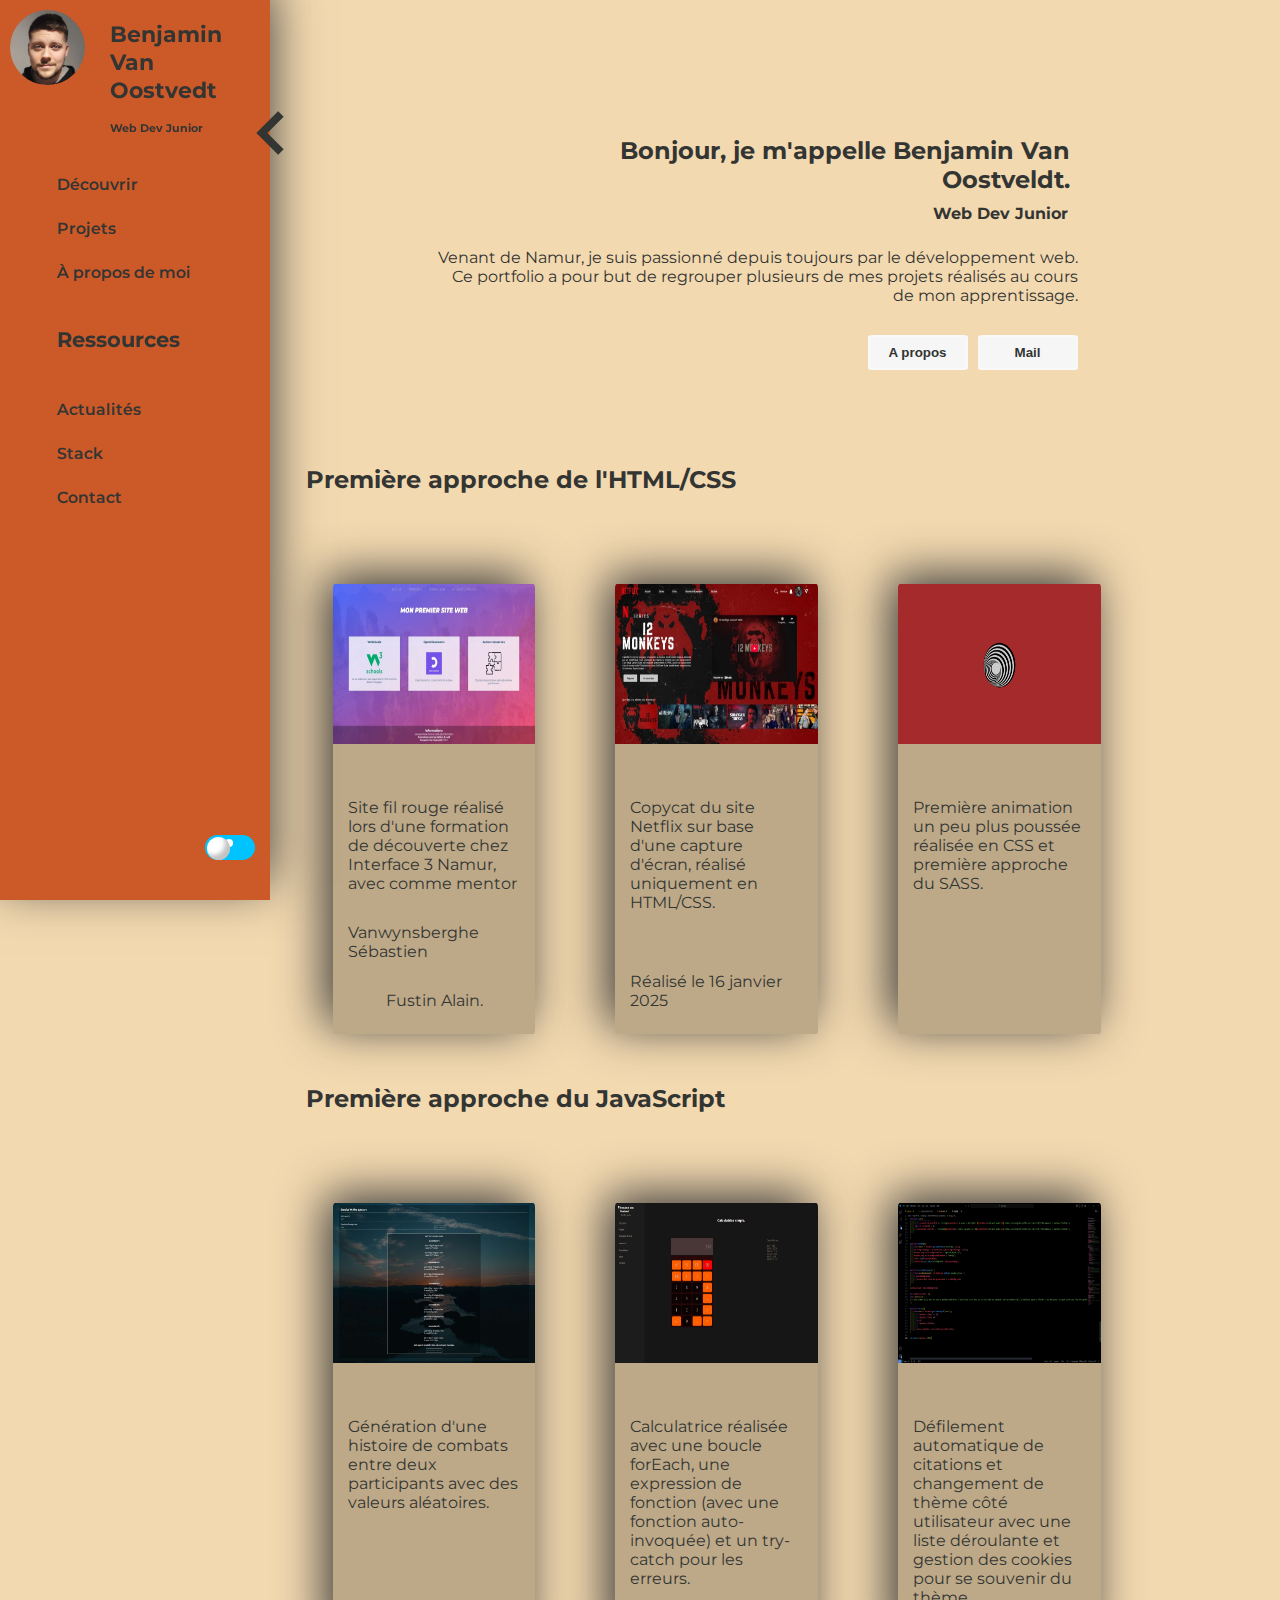
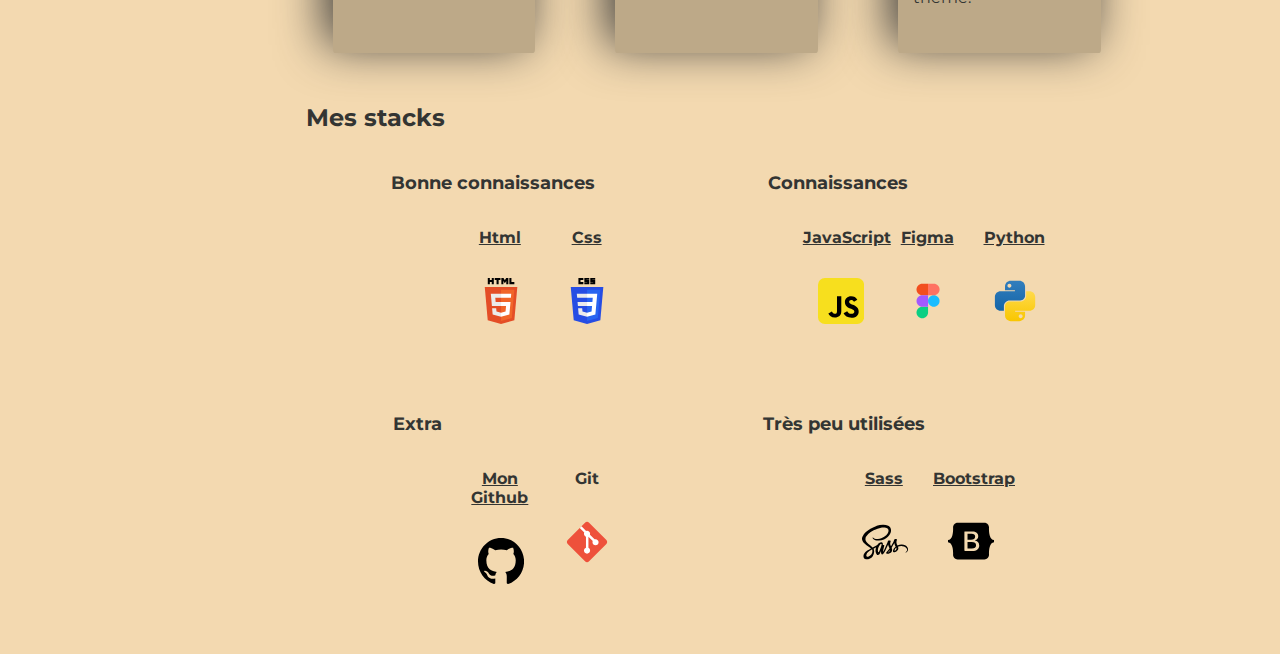
<file: index.html>
<!DOCTYPE html>
<html lang="fr-BE">
<head>
    <meta charset="UTF-8">
    <meta name="viewport" content="width=device-width, initial-scale=1.0">
    <meta name="description" content="Ce site est un portefolio des mes projets personnels réaliser pendant mon apprentissage.">
    <link rel="preconnect" href="https://fonts.googleapis.com">
    <link rel="preconnect" href="https://fonts.gstatic.com" crossorigin>
    <link href="https://fonts.googleapis.com/css2?family=Montserrat:ital,wght@0,100..900;1,100..900&display=swap" rel="stylesheet">
    <link rel="stylesheet" href="css/style.css">

    <title>Portefolio.</title>
</head>
<body>
    
    <header>
    
        <nav>
    
            <div class="profil">
                <img src="img/profil.jpg" alt="Photo de profil." id="photoProfil">
                <div>
                    <h1 class="profilName">Benjamin <span>Van Oostvedt</span></h1>
                    <h2 class="sub subs">Web Dev Junior</h2>
                </div>
            </div>
            
            <ul class="firstList">
                <li><a href="index.html"class="sndLi">Découvrir</a></li>
                <li><a href="projets.html"class="sndLi">Projets</a></li>
                <li><a href="aProposDeMoi.html" class="sndLi">À propos de moi</a></li>
            </ul>
            <h2 class="navH2">Ressources</h2>
            <ul class="sndList">
                <li><a href="actualite.html"class="sndLi">Actualités</a></li>
                <li><a href="stacks.html"class="sndLi">Stack</a></li>
                <li><a href="contact.html"class="sndLi">Contact</a></li>
            </ul>
            
        </nav>
        <div class="drop" onclick="backdrop()">
            <svg fill="#000000" viewBox="0 0 1024 1024" width="50" height="50" xmlns="http://www.w3.org/2000/svg" id="arrow"><g id="SVGRepo_bgCarrier" stroke-width="0"></g><g id="SVGRepo_tracerCarrier" stroke-linecap="round" stroke-linejoin="round"></g><g id="SVGRepo_iconCarrier"><path d="M604.7 759.2l61.8-61.8L481.1 512l185.4-185.4-61.8-61.8L357.5 512z"></path></g></svg>
        </div>
        
        <div class="wrapper">
            <input type="checkbox" name="checkbox" class="switch" id="theme" onchange="swapTheme()">
        </div>
        <!-- Flèche blanche -->
    </header>
    
    <main>
        <div>
<!-- From Uiverse.io by JkHuger --> 

            <section class="introduction">
                <div class="intro">
                    <h2>Bonjour, je m'appelle Benjamin Van Oostveldt.</h2>
                    <h3 class="subs">Web Dev Junior</h3>
                    </div>
                <p>Venant de Namur, je suis passionné depuis toujours par le développement web. Ce portfolio a pour but de regrouper plusieurs de mes projets réalisés au cours de mon apprentissage.</p>
                <div class="desc">
                    <button class="btnDescription" id="aPropos"><a href="#" class="btnDesc">A propos</a></button>
                    <button class="btnDescription" id="mail"><a href="#" class="btnDesc">Mail</a></button>
                </div>
            </section>
            
            <h2>Première approche de l'HTML/CSS</h2>
            <section class="projets">
                    <div class="card">
                        <a href="https://bvanoo.github.io/filrouge/" target="_blank" rel="noopener noreferrer">
                            <img src="img/screenSiteFilRouge.jpg" alt="screenshot Site fil rouge.">
                            <p>Site fil rouge réalisé lors d'une formation de découverte chez Interface 3 Namur, avec comme mentor </p> <p>Vanwynsberghe Sébastien</p><p>Fustin Alain.</p>
                        </a>
                    </div>
                    <div class="card">
                        <a href="https://bvanoo.github.io/copycatnetflix/" target="_blank" rel="noopener noreferrer">
                            <img src="img/screenProjetNetflix.webp" alt="sreenshot projet netflix">
                            <p>Copycat du site Netflix sur base d'une capture d'écran, réalisé uniquement en HTML/CSS. <quote>Réalisé le 16 janvier 2025</quote></p>
                        </a>
                    </div>
                    <div class="card">
                        <a href="https://bvanoo.github.io/animCss/" target="_blank" rel="noopener noreferrer">
                            <img src="img/screenAnimationCss.webp" alt="Screenshot d'une animation full css, d'une toupie en 3D">
                            <p>Première animation un peu plus poussée réalisée en CSS et première approche du SASS.</p>
                        </a>
                    </div>
            </section>
        
            <h2>Première approche du JavaScript</h2>
            <section class="projetJs">
                <div class="card">
                    <img src="img/screenJsAventure.jpg" alt="screenshot d'une histoire générer automatiquement avec des valeurs aléatoires.">
                    <p>Génération d'une histoire de combats entre deux participants avec des valeurs aléatoires.</p>
                </div>
                <div class="card">
                    <a href="calc.html">
                        <img src="img/screenCalc.png" alt="sreenshot Calculatrice JavaScript">
                        <p>Calculatrice réalisée avec une boucle forEach, une expression de fonction (avec une fonction auto-invoquée) et un try-catch pour les erreurs.</p>
                    </a>
                </div>
                <div class="card">
                    <img src="img/screenJsBgCita.png" alt="Screenshot d'un script permettant de donner le choix a plusieur thèmes et un générateur de citation">
                    <p>Défilement automatique de citations et changement de thème côté utilisateur avec une liste déroulante et gestion des cookies pour se souvenir du thème.</p>
                </div>
                
            </section>      
            <section class="stacks">
                <h2>Mes stacks</h2>
                <article>
                    
                    <div class="titreMiniCard">
                        <h3>Bonne connaissances</h3>
                        <h3>Connaissances</h3>
                    </div>
                <div class="bloc">
                    <div class="bloc1">
                        <div class="miniCard">
                            <a href="stacks.html#html">
                            <h3>Html</h3>
                            <svg viewBox="-52.5 0 361 361" version="1.1" xmlns="http://www.w3.org/2000/svg" xmlns:xlink="http://www.w3.org/1999/xlink" preserveAspectRatio="xMidYMid" fill="#000000"><g id="SVGRepo_bgCarrier" stroke-width="0"></g><g id="SVGRepo_tracerCarrier" stroke-linecap="round" stroke-linejoin="round"></g><g id="SVGRepo_iconCarrier"> <g> <path d="M255.554813,70.7657143 L232.31367,331.125451 L127.843868,360.087912 L23.6617143,331.166242 L0.445186813,70.7657143 L255.554813,70.7657143 L255.554813,70.7657143 Z" fill="#E44D26"> </path> <path d="M128,337.950242 L212.416703,314.546637 L232.277802,92.0573187 L128,92.0573187 L128,337.950242 L128,337.950242 Z" fill="#F16529"> </path> <path d="M82.8202198,155.932132 L128,155.932132 L128,123.994725 L47.917011,123.994725 L48.6814945,132.562989 L56.530989,220.572835 L128,220.572835 L128,188.636132 L85.7389011,188.636132 L82.8202198,155.932132 L82.8202198,155.932132 Z" fill="#EBEBEB"> </path> <path d="M90.0177582,236.54189 L57.957978,236.54189 L62.4323516,286.687648 L127.853011,304.848879 L128,304.808088 L128,271.580132 L127.860044,271.617407 L92.2915165,262.013187 L90.0177582,236.54189 L90.0177582,236.54189 Z" fill="#EBEBEB"> </path> <path d="M24.1807473,0 L40.4107253,0 L40.4107253,16.0351648 L55.2573187,16.0351648 L55.2573187,0 L71.488,0 L71.488,48.5584176 L55.258022,48.5584176 L55.258022,32.2981978 L40.4114286,32.2981978 L40.4114286,48.5584176 L24.1814505,48.5584176 L24.1814505,0 L24.1807473,0 L24.1807473,0 Z" fill="#000000"> </path> <path d="M92.8309451,16.1026813 L78.5427692,16.1026813 L78.5427692,0 L123.356835,0 L123.356835,16.1026813 L109.06233,16.1026813 L109.06233,48.5584176 L92.8316484,48.5584176 L92.8316484,16.1026813 L92.8309451,16.1026813 L92.8309451,16.1026813 Z" fill="#000000"> </path> <path d="M130.469275,0 L147.392703,0 L157.802901,17.061978 L168.202549,0 L185.132308,0 L185.132308,48.5584176 L168.969143,48.5584176 L168.969143,24.4901978 L157.802901,41.7554286 L157.523692,41.7554286 L146.349714,24.4901978 L146.349714,48.5584176 L130.469275,48.5584176 L130.469275,0 L130.469275,0 Z" fill="#000000"> </path> <path d="M193.20967,0 L209.444571,0 L209.444571,32.5077802 L232.268659,32.5077802 L232.268659,48.5584176 L193.20967,48.5584176 L193.20967,0 L193.20967,0 Z" fill="#000000"> </path> <path d="M127.889582,220.572835 L167.216527,220.572835 L163.509451,261.992791 L127.889582,271.606857 L127.889582,304.833407 L193.362286,286.687648 L193.842637,281.291956 L201.347516,197.212132 L202.126769,188.636132 L127.889582,188.636132 L127.889582,220.572835 L127.889582,220.572835 Z" fill="#FFFFFF"> </path> <path d="M127.889582,155.854066 L127.889582,155.932132 L205.032791,155.932132 L205.673495,148.753582 L207.128615,132.562989 L207.892396,123.994725 L127.889582,123.994725 L127.889582,155.854066 L127.889582,155.854066 Z" fill="#FFFFFF"> </path> </g> </g></svg>
                            </a>
                        </div>
                        <div class="miniCard">
                            <a href="stacks.html#css">
                            <h3>Css</h3>
                            <svg viewBox="-52.5 0 361 361" version="1.1" xmlns="http://www.w3.org/2000/svg" xmlns:xlink="http://www.w3.org/1999/xlink" preserveAspectRatio="xMidYMid" fill="#000000"><g id="SVGRepo_bgCarrier" stroke-width="0"></g><g id="SVGRepo_tracerCarrier" stroke-linecap="round" stroke-linejoin="round"></g><g id="SVGRepo_iconCarrier"> <g> <path d="M127.843868,360.087912 L23.6617143,331.166242 L0.445186813,70.7657143 L255.554813,70.7657143 L232.31367,331.125451 L127.843868,360.087912 L127.843868,360.087912 Z" fill="#264DE4"> </path> <path d="M212.416703,314.546637 L232.277802,92.0573187 L128,92.0573187 L128,337.950242 L212.416703,314.546637 L212.416703,314.546637 Z" fill="#2965F1"> </path> <path d="M53.6685714,188.636132 L56.530989,220.572835 L128,220.572835 L128,188.636132 L53.6685714,188.636132 L53.6685714,188.636132 Z" fill="#EBEBEB"> </path> <path d="M47.917011,123.994725 L50.8202198,155.932132 L128,155.932132 L128,123.994725 L47.917011,123.994725 L47.917011,123.994725 Z" fill="#EBEBEB"> </path> <path d="M128,271.580132 L127.860044,271.617407 L92.2915165,262.013187 L90.0177582,236.54189 L57.957978,236.54189 L62.4323516,286.687648 L127.853011,304.848879 L128,304.808088 L128,271.580132 L128,271.580132 Z" fill="#EBEBEB"> </path> <path d="M60.4835165,0 L99.1648352,0 L99.1648352,16.1758242 L76.6593407,16.1758242 L76.6593407,32.3516484 L99.1648352,32.3516484 L99.1648352,48.5274725 L60.4835165,48.5274725 L60.4835165,0 L60.4835165,0 Z" fill="#000000"> </path> <path d="M106.901099,0 L145.582418,0 L145.582418,14.0659341 L123.076923,14.0659341 L123.076923,16.8791209 L145.582418,16.8791209 L145.582418,49.2307692 L106.901099,49.2307692 L106.901099,34.4615385 L129.406593,34.4615385 L129.406593,31.6483516 L106.901099,31.6483516 L106.901099,0 L106.901099,0 Z" fill="#000000"> </path> <path d="M153.318681,0 L192,0 L192,14.0659341 L169.494505,14.0659341 L169.494505,16.8791209 L192,16.8791209 L192,49.2307692 L153.318681,49.2307692 L153.318681,34.4615385 L175.824176,34.4615385 L175.824176,31.6483516 L153.318681,31.6483516 L153.318681,0 L153.318681,0 Z" fill="#000000"> </path> <path d="M202.126769,188.636132 L207.892396,123.994725 L127.889582,123.994725 L127.889582,155.932132 L172.892132,155.932132 L169.98611,188.636132 L127.889582,188.636132 L127.889582,220.572835 L167.216527,220.572835 L163.509451,261.992791 L127.889582,271.606857 L127.889582,304.833407 L193.362286,286.687648 L193.842637,281.291956 L201.347516,197.212132 L202.126769,188.636132 L202.126769,188.636132 Z" fill="#FFFFFF"> </path> </g> </g></svg>
                            </a>
                        </div>
                    </div>
                    <div class="bloc1">
                        <div class="miniCard">
                            <a href="stacks.html#js">
                            <h3>JavaScript</h3>
                            <svg xmlns="http://www.w3.org/2000/svg" aria-label="JavaScript" role="img" viewBox="0 0 512 512" fill="#000000"><g id="SVGRepo_bgCarrier" stroke-width="0"></g><g id="SVGRepo_tracerCarrier" stroke-linecap="round" stroke-linejoin="round"></g><g id="SVGRepo_iconCarrier"><rect width="512" height="512" rx="15%" fill="#f7df1e"></rect><path d="M324 370c10 17 24 29 47 29c20 0 33-10 33 -24c0-16 -13 -22 -35 -32l-12-5c-35-15 -58 -33 -58 -72c0-36 27 -64 70 -64c31 0 53 11 68 39l-37 24c-8-15 -17 -21 -31 -21c-14 0-23 9 -23 21c0 14 9 20 30 29l12 5c41 18 64 35 64 76c0 43-34 67 -80 67c-45 0-74 -21 -88 -49zm-170 4c8 13 14 25 31 25c16 0 26-6 26 -30V203h48v164c0 50-29 72 -72 72c-39 0-61 -20 -72 -44z"></path></g></svg>
                            </a>
                        </div>
                        <div class="miniCard">
                            <a href="stacks.html#figma">
                            <h3>Figma</h3>
                            <svg viewBox="0 0 32 32" fill="none" xmlns="http://www.w3.org/2000/svg"><g id="SVGRepo_bgCarrier" stroke-width="0"></g><g id="SVGRepo_tracerCarrier" stroke-linecap="round" stroke-linejoin="round"></g><g id="SVGRepo_iconCarrier"> <path fill-rule="evenodd" clip-rule="evenodd" d="M16 16C16 13.7909 17.7909 12 20 12C22.2091 12 24 13.7909 24 16C24 18.2091 22.2091 20 20 20C17.7909 20 16 18.2091 16 16Z" fill="#1ABCFE"></path> <path fill-rule="evenodd" clip-rule="evenodd" d="M8 24C8 21.7909 9.79086 20 12 20H16V24C16 26.2091 14.2091 28 12 28C9.79086 28 8 26.2091 8 24Z" fill="#0ACF83"></path> <path fill-rule="evenodd" clip-rule="evenodd" d="M16 4V12H20C22.2091 12 24 10.2091 24 8C24 5.79086 22.2091 4 20 4H16Z" fill="#FF7262"></path> <path fill-rule="evenodd" clip-rule="evenodd" d="M8 8C8 10.2091 9.79086 12 12 12H16V4H12C9.79086 4 8 5.79086 8 8Z" fill="#F24E1E"></path> <path fill-rule="evenodd" clip-rule="evenodd" d="M8 16C8 18.2091 9.79086 20 12 20H16V12H12C9.79086 12 8 13.7909 8 16Z" fill="#A259FF"></path> </g></svg>
                            </a>
                        </div>
                        <div class="miniCard">
                            <a href="stacks.html#python">
                            <h3>Python</h3>
                            <svg viewBox="0 0 32 32" fill="none" xmlns="http://www.w3.org/2000/svg"><g id="SVGRepo_bgCarrier" stroke-width="0"></g><g id="SVGRepo_tracerCarrier" stroke-linecap="round" stroke-linejoin="round"></g><g id="SVGRepo_iconCarrier"> <path fill-rule="evenodd" clip-rule="evenodd" d="M13.0164 2C10.8193 2 9.03825 3.72453 9.03825 5.85185V8.51852H15.9235V9.25926H5.97814C3.78107 9.25926 2 10.9838 2 13.1111L2 18.8889C2 21.0162 3.78107 22.7407 5.97814 22.7407H8.27322V19.4815C8.27322 17.3542 10.0543 15.6296 12.2514 15.6296H19.5956C21.4547 15.6296 22.9617 14.1704 22.9617 12.3704V5.85185C22.9617 3.72453 21.1807 2 18.9836 2H13.0164ZM12.0984 6.74074C12.8589 6.74074 13.4754 6.14378 13.4754 5.40741C13.4754 4.67103 12.8589 4.07407 12.0984 4.07407C11.3378 4.07407 10.7213 4.67103 10.7213 5.40741C10.7213 6.14378 11.3378 6.74074 12.0984 6.74074Z" fill="url(#paint0_linear_87_8204)"></path> <path fill-rule="evenodd" clip-rule="evenodd" d="M18.9834 30C21.1805 30 22.9616 28.2755 22.9616 26.1482V23.4815L16.0763 23.4815L16.0763 22.7408L26.0217 22.7408C28.2188 22.7408 29.9998 21.0162 29.9998 18.8889V13.1111C29.9998 10.9838 28.2188 9.25928 26.0217 9.25928L23.7266 9.25928V12.5185C23.7266 14.6459 21.9455 16.3704 19.7485 16.3704L12.4042 16.3704C10.5451 16.3704 9.03809 17.8296 9.03809 19.6296L9.03809 26.1482C9.03809 28.2755 10.8192 30 13.0162 30H18.9834ZM19.9015 25.2593C19.1409 25.2593 18.5244 25.8562 18.5244 26.5926C18.5244 27.329 19.1409 27.9259 19.9015 27.9259C20.662 27.9259 21.2785 27.329 21.2785 26.5926C21.2785 25.8562 20.662 25.2593 19.9015 25.2593Z" fill="url(#paint1_linear_87_8204)"></path> <defs> <linearGradient id="paint0_linear_87_8204" x1="12.4809" y1="2" x2="12.4809" y2="22.7407" gradientUnits="userSpaceOnUse"> <stop stop-color="#327EBD"></stop> <stop offset="1" stop-color="#1565A7"></stop> </linearGradient> <linearGradient id="paint1_linear_87_8204" x1="19.519" y1="9.25928" x2="19.519" y2="30" gradientUnits="userSpaceOnUse"> <stop stop-color="#FFDA4B"></stop> <stop offset="1" stop-color="#F9C600"></stop> </linearGradient> </defs> </g></svg>
                        </a>
                        </div>
                    </div>
                </div>
                <div class="titreMiniCard">
                    <h3 class="extra">Extra</h3>
                    <h3 class="lasth2">Très peu utilisées</h3>
                </div>
                <div class="bloc">
                    <div class="bloc1">
                        <div class="miniCard">
                            <a href="stacks.html#github">
                            <h3>Mon Github</h3>
                            <svg viewBox="0 0 20 20" version="1.1" xmlns="http://www.w3.org/2000/svg" xmlns:xlink="http://www.w3.org/1999/xlink" fill="#000000"><g id="SVGRepo_bgCarrier" stroke-width="0"></g><g id="SVGRepo_tracerCarrier" stroke-linecap="round" stroke-linejoin="round"></g><g id="SVGRepo_iconCarrier"> <title>github [#142]</title> <desc>Created with Sketch.</desc> <defs> </defs> <g id="Page-1" stroke="none" stroke-width="1" fill="none" fill-rule="evenodd"> <g id="Dribbble-Light-Preview" transform="translate(-140.000000, -7559.000000)" fill="#000000"> <g id="icons" transform="translate(56.000000, 160.000000)"> <path d="M94,7399 C99.523,7399 104,7403.59 104,7409.253 C104,7413.782 101.138,7417.624 97.167,7418.981 C96.66,7419.082 96.48,7418.762 96.48,7418.489 C96.48,7418.151 96.492,7417.047 96.492,7415.675 C96.492,7414.719 96.172,7414.095 95.813,7413.777 C98.04,7413.523 100.38,7412.656 100.38,7408.718 C100.38,7407.598 99.992,7406.684 99.35,7405.966 C99.454,7405.707 99.797,7404.664 99.252,7403.252 C99.252,7403.252 98.414,7402.977 96.505,7404.303 C95.706,7404.076 94.85,7403.962 94,7403.958 C93.15,7403.962 92.295,7404.076 91.497,7404.303 C89.586,7402.977 88.746,7403.252 88.746,7403.252 C88.203,7404.664 88.546,7405.707 88.649,7405.966 C88.01,7406.684 87.619,7407.598 87.619,7408.718 C87.619,7412.646 89.954,7413.526 92.175,7413.785 C91.889,7414.041 91.63,7414.493 91.54,7415.156 C90.97,7415.418 89.522,7415.871 88.63,7414.304 C88.63,7414.304 88.101,7413.319 87.097,7413.247 C87.097,7413.247 86.122,7413.234 87.029,7413.87 C87.029,7413.87 87.684,7414.185 88.139,7415.37 C88.139,7415.37 88.726,7417.2 91.508,7416.58 C91.513,7417.437 91.522,7418.245 91.522,7418.489 C91.522,7418.76 91.338,7419.077 90.839,7418.982 C86.865,7417.627 84,7413.783 84,7409.253 C84,7403.59 88.478,7399 94,7399" id="github-[#142]"> </path> </g> </g> </g> </g></svg>
                            <!-- <p>Plateforme de versionning</p> -->
                        </a>
                        </div>
                        <div class="miniCard">
                            <h3>Git</h3>
                            <a href="stacks.html#git">
                            <svg viewBox="0 0 32 32" fill="none" xmlns="http://www.w3.org/2000/svg"><g id="SVGRepo_bgCarrier" stroke-width="0"></g><g id="SVGRepo_tracerCarrier" stroke-linecap="round" stroke-linejoin="round"></g><g id="SVGRepo_iconCarrier"> <path d="M2.58536 17.4132C1.80488 16.6327 1.80488 15.3673 2.58536 14.5868L14.5868 2.58536C15.3673 1.80488 16.6327 1.80488 17.4132 2.58536L29.4146 14.5868C30.1951 15.3673 30.1951 16.6327 29.4146 17.4132L17.4132 29.4146C16.6327 30.1951 15.3673 30.1951 14.5868 29.4146L2.58536 17.4132Z" fill="#EE513B"></path> <path d="M12.1489 5.06152L10.9336 6.27686L14.0725 9.41577C13.9455 9.68819 13.8746 9.99201 13.8746 10.3124C13.8746 11.222 14.4461 11.9981 15.2496 12.3012V19.9798C14.4461 20.2829 13.8746 21.059 13.8746 21.9686C13.8746 23.1422 14.826 24.0936 15.9996 24.0936C17.1732 24.0936 18.1246 23.1422 18.1246 21.9686C18.1246 21.144 17.6549 20.429 16.9684 20.0768V12.3117L19.9689 15.3122C19.8481 15.5791 19.7809 15.8754 19.7809 16.1874C19.7809 17.361 20.7323 18.3124 21.9059 18.3124C23.0795 18.3124 24.0309 17.361 24.0309 16.1874C24.0309 15.0138 23.0795 14.0624 21.9059 14.0624C21.6778 14.0624 21.4582 14.0983 21.2522 14.1648L18.0297 10.9423C18.0914 10.7433 18.1246 10.5317 18.1246 10.3124C18.1246 9.13878 17.1732 8.18738 15.9996 8.18738C15.7803 8.18738 15.5688 8.22061 15.3697 8.2823L12.1489 5.06152Z" fill="white"></path> </g></svg>
                        </a>
                        </div>
                    </div>
                    <div class="bloc1">
                        <div class="miniCard">
                            <a href="stacks.html#sass">
                            <h3>Sass</h3>
                            <svg fill="#000000" viewBox="0 -4 32 32" xmlns="http://www.w3.org/2000/svg"><g id="SVGRepo_bgCarrier" stroke-width="0"></g><g id="SVGRepo_tracerCarrier" stroke-linecap="round" stroke-linejoin="round"></g><g id="SVGRepo_iconCarrier"><path d="m27.533 13.796c.039-.001.085-.002.132-.002.834 0 1.623.194 2.323.54l-.031-.014c.638.311 1.162.771 1.541 1.335l.009.014c.299.436.477.975.477 1.555 0 .042-.001.084-.003.125v-.006c-.031.579-.294 1.09-.698 1.448l-.002.002c-.221.217-.488.387-.785.495l-.015.005q-.25.05-.275-.075t.225-.275c.452-.274.779-.716.898-1.237l.003-.013c.003-.042.005-.091.005-.141 0-.311-.074-.605-.205-.865l.005.011c-.217-.453-.541-.825-.94-1.094l-.01-.006c-.597-.384-1.313-.636-2.083-.699l-.016-.001c-.262-.039-.564-.061-.872-.061-.801 0-1.566.151-2.27.426l.042-.015c.145.339.236.732.249 1.144v.005c-.016.845-.47 1.58-1.145 1.99l-.011.006c-.31.22-.664.413-1.041.563l-.035.012c-.229.112-.498.177-.782.177-.033 0-.065-.001-.097-.003h.005q-.949-.199-.45-1.65c.145-.421.348-.786.605-1.107l-.006.007c.329-.43.69-.807 1.089-1.141l.011-.009-.098-.146c-.183-.312-.351-.675-.486-1.054l-.014-.046q-.15-.5-.25-.949l-.05-.35-.5.949q-.65 1.2-1.25 2.099l-.15.25c.168.408.292.881.348 1.375l.002.025c.004.047.006.103.006.159 0 .758-.374 1.428-.948 1.837l-.007.005c-.274.169-.601.344-.94.5l-.06.025c-.353.153-.762.253-1.191.275h-.009c-.033.002-.072.004-.111.004-.25 0-.487-.057-.699-.158l.01.004c-.127-.109-.207-.269-.207-.448 0-.091.021-.178.058-.255l-.002.004c.4-.561.794-1.049 1.213-1.515l-.013.015 1.1-1.399-.199-.45c-.16-.294-.313-.641-.436-1.001l-.014-.048q-.15-.5-.25-.949l-.05-.35-.5 1.2q-.599 1.399-1.1 2.399-.747 1.5-1.25 2.3l-.1.15q-.599.949-1.15.949t-.747-.7c-.096-.344-.152-.739-.152-1.147 0-.036 0-.072.001-.108v.005l.1-.7v.05q-.4.949-.8 1.749c-.177.346-.359.641-.563.919l.013-.019c-.206.216-.496.35-.817.35-.003 0-.005 0-.008 0-.021.002-.045.002-.069.002-.253 0-.483-.096-.657-.253l.001.001c-.349-.358-.608-.805-.742-1.304l-.005-.021c-.164-.455-.258-.981-.258-1.529 0-.071.002-.141.005-.21v.01c.079-.796.238-1.525.471-2.22l-.021.071-1.799 1.05v.05c.261.542.414 1.178.414 1.85 0 .123-.005.245-.015.365l.001-.016c-.053 1.03-.382 1.973-.913 2.77l.013-.02c-.557.884-1.36 1.567-2.314 1.962l-.033.012c-.537.241-1.165.382-1.825.382-.418 0-.824-.056-1.208-.162l.032.007c-.318-.107-.578-.319-.743-.593l-.003-.006c-.233-.338-.38-.751-.403-1.196v-.006c-.011-.101-.017-.218-.017-.337 0-.513.117-.999.326-1.432l-.009.02c.574-.979 1.368-1.772 2.316-2.33l.03-.016c.671-.465 1.442-.916 2.247-1.309l.106-.047.25-.15q-.45-.35-1.65-1.2c-1.069-.716-1.998-1.439-2.874-2.221l.025.022c-.847-.729-1.464-1.703-1.741-2.812l-.008-.038c-.026-.154-.041-.331-.041-.511 0-.564.145-1.094.399-1.555l-.008.017c.56-1.204 1.336-2.219 2.288-3.035l.012-.01c1.03-.973 2.196-1.82 3.462-2.506l.087-.043c1.131-.653 2.452-1.26 3.829-1.747l.17-.052c1.279-.468 2.756-.742 4.296-.747h.002c.07-.002.153-.004.236-.004 1.241 0 2.415.287 3.459.798l-.046-.021c.9.41 1.574 1.182 1.844 2.126l.006.024c.083.322.13.692.13 1.073 0 .632-.131 1.234-.366 1.78l.011-.029c-.428 1.037-1.037 1.92-1.797 2.647l-.003.003c-.77.763-1.693 1.373-2.718 1.78l-.055.019c-1.074.461-2.321.751-3.63.799l-.019.001c-.192.022-.414.034-.639.034-.592 0-1.163-.085-1.703-.244l.043.011c-.483-.154-.9-.393-1.254-.703l.004.003c-.248-.202-.45-.451-.594-.734l-.006-.013q-.15-.4-.025-.475t.175-.025l.25.25c.279.259.612.463.98.593l.02.006c.506.176 1.09.278 1.697.278.195 0 .387-.01.576-.031l-.023.002c1.618-.191 3.077-.743 4.336-1.573l-.037.023c1.064-.633 1.925-1.503 2.531-2.54l.018-.034c.301-.442.481-.988.481-1.576 0-.361-.068-.707-.192-1.025l.007.019c-.374-.591-.979-1.007-1.685-1.122l-.014-.002c-.548-.135-1.178-.213-1.825-.213-.521 0-1.031.05-1.524.146l.05-.008c-1.687.304-3.195.825-4.586 1.541l.091-.043q-6.148 3.1-6.349 6.349v.049c0 .873.343 1.666.902 2.252l-.001-.001c.637.708 1.341 1.333 2.11 1.873l.039.026c.701.524 1.321 1.065 1.898 1.649l.001.002.1.1 3.2-1.749c.365-.528.804-.974 1.308-1.334l.016-.011c.4-.336.908-.555 1.465-.599l.009-.001c.02-.002.043-.002.067-.002.373 0 .693.225.831.547l.002.006c.105.235.166.51.166.799 0 .088-.006.175-.017.261l.001-.01-.097.493.15-.1c.104-.079.235-.126.377-.126.09 0 .175.019.252.053l-.004-.002c.192.05.331.222.331.426 0 .035-.004.069-.012.102l.001-.003-.15.55q-.45 1.799-.599 2.599c-.05.173-.078.372-.078.578 0 .043.001.085.004.127v-.006q.025.3.075.3t.199-.3l.15-.35q.05 0 0 .05l.55-1.15q1.95-4.298 2.099-4.8l.3-.949q.05-.1.4-.199c.237-.064.508-.101.788-.101.023 0 .046 0 .068.001h-.003q.7 0 .7.35l-.05.25c-.112.308-.223.693-.309 1.087l-.011.063c-.02.129-.032.277-.032.429 0 .202.02.399.059.59l-.003-.019.05.199c.102.417.257.783.46 1.117l-.01-.017q.599-.999 1.15-2.049c.29-.483.56-1.043.777-1.629l.023-.07c.075-.377.161-.695.266-1.005l-.016.056q.05-.15.427-.225c.238-.048.511-.075.79-.075h.036-.002q.7 0 .747.35l-.1.199c-.119.336-.223.74-.293 1.155l-.006.045c-.009.097-.015.209-.015.323 0 .239.024.473.069.699l-.004-.023v.199c.115.436.286.819.51 1.166l-.01-.016.15.35c.835-.41 1.817-.65 2.855-.65h.039-.002zm-21.439 7.253c.695-.718 1.124-1.698 1.124-2.778 0-.417-.064-.819-.182-1.197l.008.028-.8.5c-.816.465-1.522.984-2.161 1.574l.008-.007c-.485.446-.843 1.023-1.019 1.674l-.006.025q-.225.925.225 1.2c.183.084.398.133.623.133.246 0 .479-.058.684-.162l-.009.004c.594-.216 1.097-.559 1.497-.998l.003-.003zm6.697-4.604q.25-.65.55-1.55.4-1.2.275-1.399t-.475-.05c-.278.135-.511.32-.697.547l-.003.004c-.208.263-.406.557-.582.866l-.018.034c-.202.331-.373.712-.492 1.116l-.009.034c-.193.523-.305 1.128-.305 1.758 0 .085.002.169.006.253v-.012q.05.999.32 1.075t.625-.725c.229-.413.433-.893.585-1.396l.014-.054q.149-.354.204-.501zm5.546 2.65c.693-.311 1.181-.966 1.249-1.741l.001-.008v-.05l-.55.7-.999 1.1c-.015.012-.025.03-.025.05 0 .02.01.038.024.05q.048.049.3-.1zm4.299-.95c.756-.216 1.3-.901 1.3-1.712 0-.013 0-.026 0-.039v.002c-.01-.2-.046-.388-.105-.566l.004.015c-.389.346-.708.76-.939 1.227l-.011.023q-.451.899-.252 1.048z"></path></g></svg>
                        </a><!-- <p>langage de script préprocesseur compilé ou interprété en CSS (quelque connaissance de base)</p> -->
                        </div>
                        <div class="miniCard">
                            <a href="stacks.html#bootstrap">
                            <h3>Bootstrap</h3>
                            <svg viewBox="0 0 24 24" fill="none" xmlns="http://www.w3.org/2000/svg"><g id="SVGRepo_bgCarrier" stroke-width="0"></g><g id="SVGRepo_tracerCarrier" stroke-linecap="round" stroke-linejoin="round"></g><g id="SVGRepo_iconCarrier"> <path fill-rule="evenodd" clip-rule="evenodd" d="M4.98488 2C3.61546 2 2.60217 3.19858 2.64753 4.49844C2.69105 5.74725 2.63451 7.36461 2.22732 8.68359C1.81892 10.0064 1.1282 10.8444 0 10.952V12.1666C1.1282 12.2742 1.81892 13.1122 2.22732 14.4351C2.63451 15.754 2.69105 17.3714 2.64753 18.6202C2.60217 19.9199 3.61546 21.1186 4.98508 21.1186H19.0169C20.3864 21.1186 21.3995 19.9201 21.3541 18.6202C21.3106 17.3714 21.3671 15.754 21.7743 14.4351C22.1829 13.1122 22.8718 12.2742 24 12.1666V10.952C22.8718 10.8444 22.1829 10.0064 21.7743 8.68359C21.3671 7.36481 21.3106 5.74725 21.3541 4.49844C21.3995 3.19878 20.3864 2 19.0169 2H4.98468H4.98488ZM16.2712 13.7687C16.2712 15.5586 14.9361 16.6441 12.7206 16.6441H8.94915C8.84127 16.6441 8.7378 16.6012 8.66152 16.5249C8.58523 16.4486 8.54237 16.3452 8.54237 16.2373V6.88136C8.54237 6.77347 8.58523 6.67001 8.66152 6.59372C8.7378 6.51743 8.84127 6.47458 8.94915 6.47458H12.6991C14.5464 6.47458 15.7588 7.47525 15.7588 9.01166C15.7588 10.09 14.9433 11.0555 13.9041 11.2245V11.2809C15.3187 11.4361 16.2712 12.4156 16.2712 13.7687ZM12.3094 7.76407H10.1589V10.8015H11.9701C13.3702 10.8015 14.1423 10.2377 14.1423 9.2299C14.1423 8.28556 13.4784 7.76407 12.3094 7.76407ZM10.1589 12.0068V15.3542H12.3885C13.8462 15.3542 14.6184 14.7692 14.6184 13.6699C14.6184 12.5704 13.8246 12.0066 12.2947 12.0066H10.1589V12.0068Z" fill="#000000"></path> </g></svg>
                        </a>
                        </div>
                    </div>
                </div>
            </article>
            </section>
        </div>
    </main>
    <footer>
    </footer>
    <script src="js/theme.js"></script>
    <script src="js/script.js"></script>
</body>
</html>
</file>
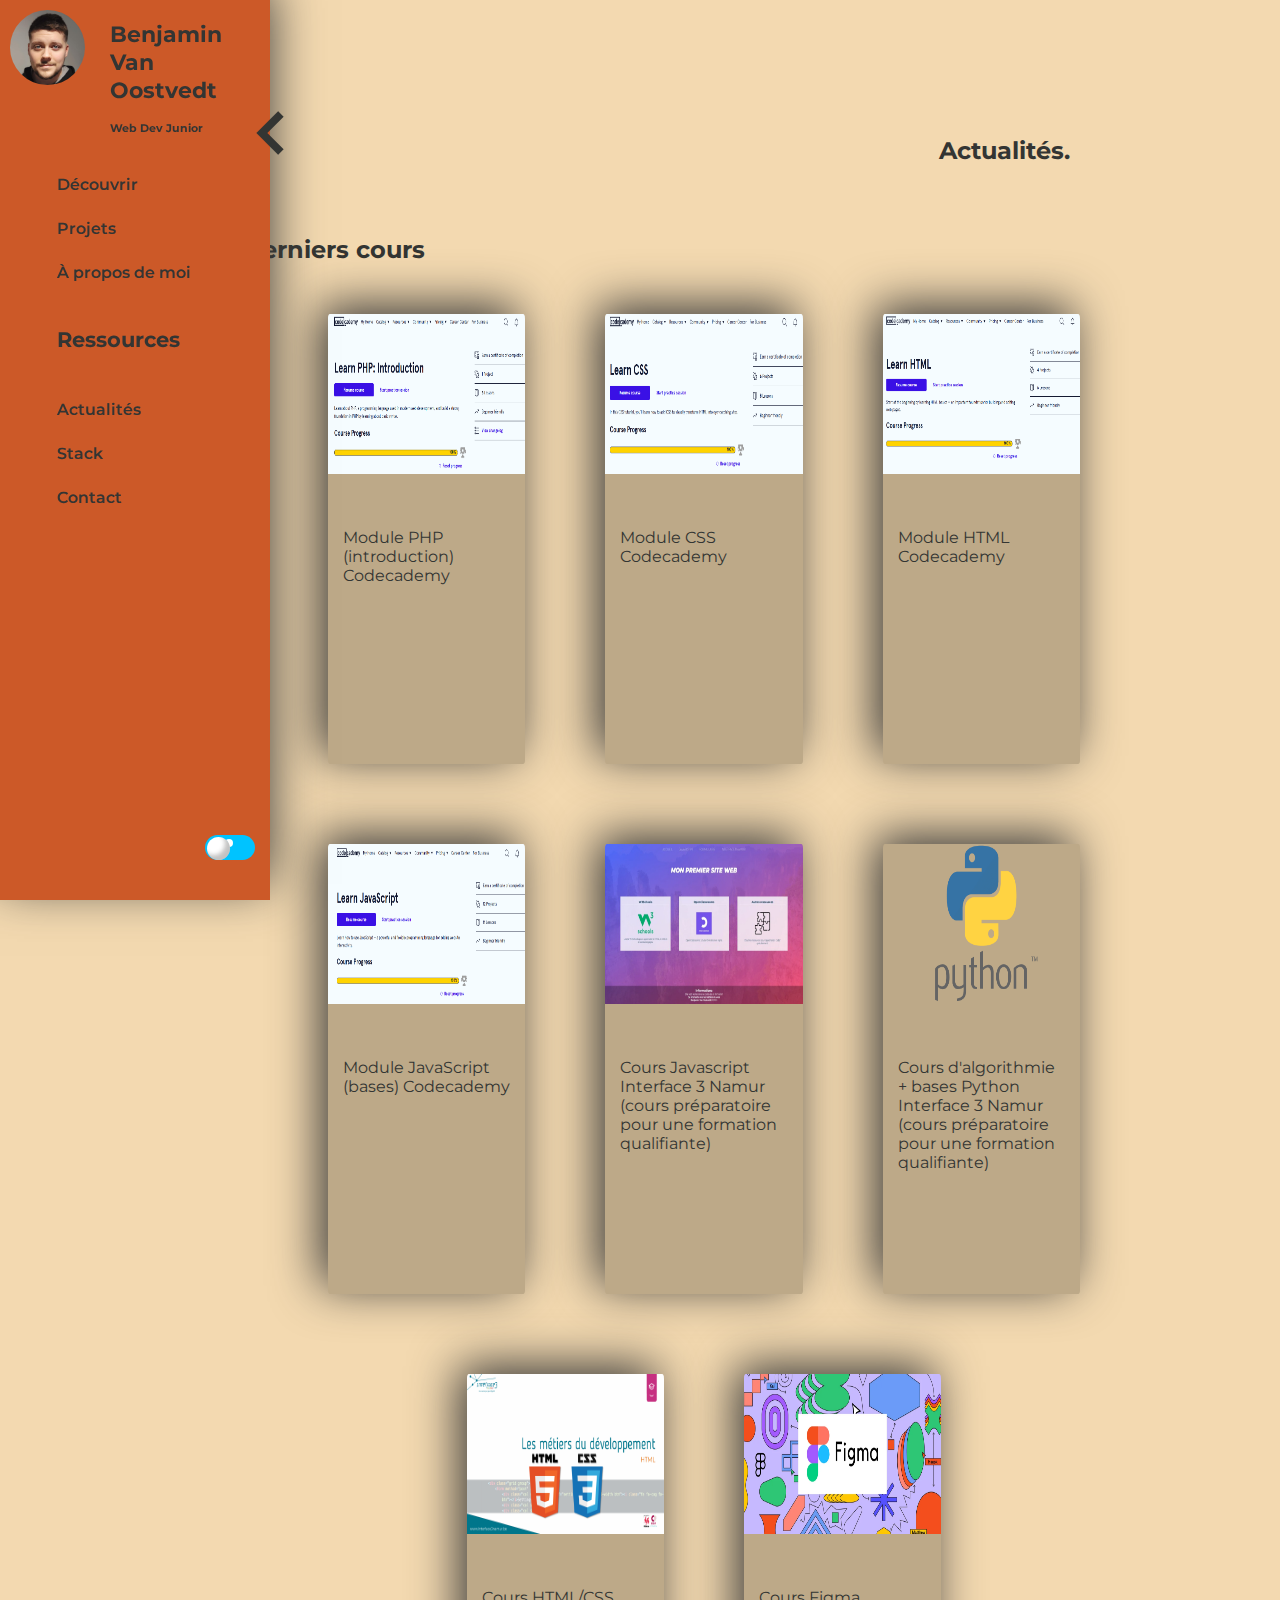
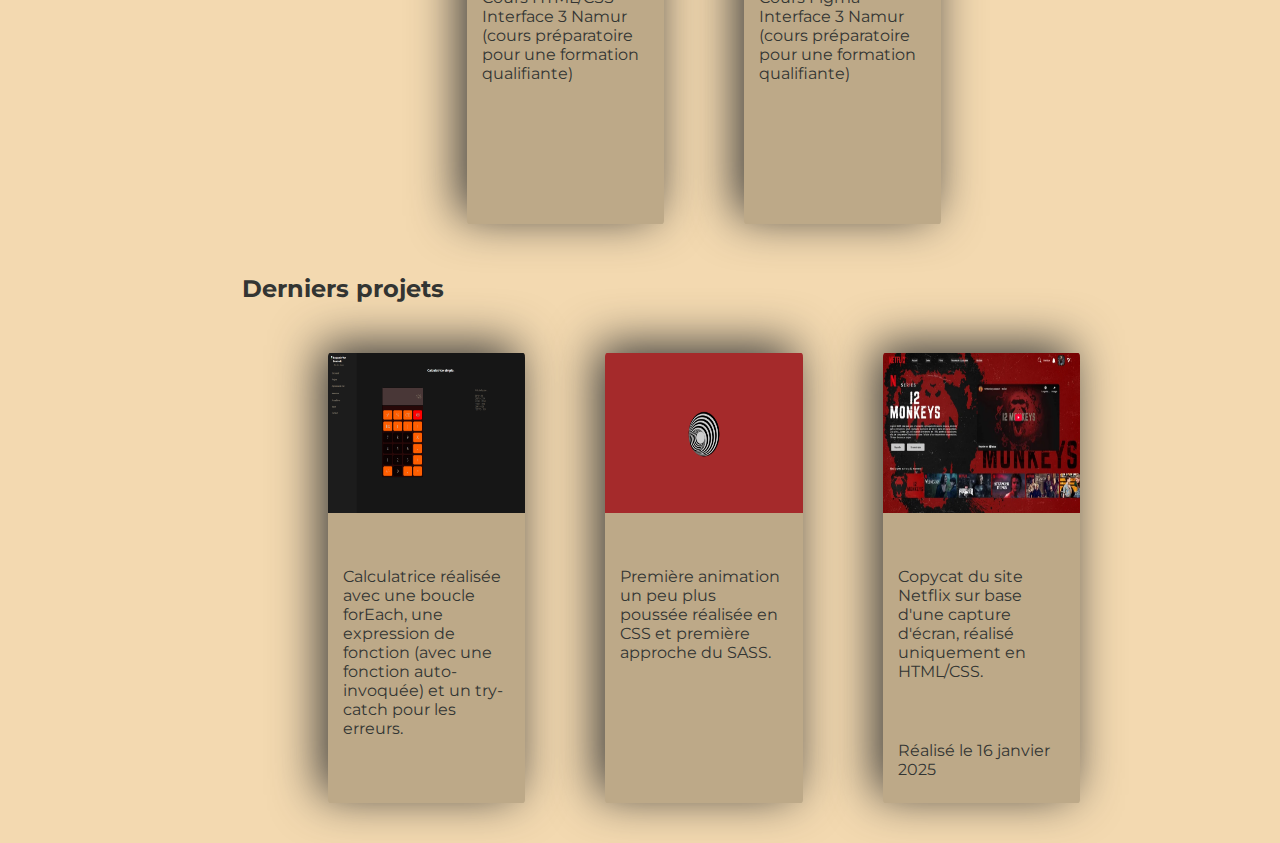
<file: actualite.html>
<!DOCTYPE html>
<html lang="fr-BE">
<head>
    <meta charset="UTF-8">
    <meta name="viewport" content="width=device-width, initial-scale=1.0">
    <meta name="description" content="Ce site est un portefolio des mes projets personnels réaliser pendant mon apprentissage.">
    <link rel="preconnect" href="https://fonts.googleapis.com">
    <link rel="preconnect" href="https://fonts.gstatic.com" crossorigin>
    <link href="https://fonts.googleapis.com/css2?family=Montserrat:ital,wght@0,100..900;1,100..900&display=swap" rel="stylesheet">
    <link rel="stylesheet" href="css/style.css">
    <link rel="stylesheet" href="css/projets.css">
    
    <title>Portefolio.</title>
</head>
<body>
    
    <header>
    
        <nav>
    
            <div class="profil">
                <img src="img/profil.jpg" alt="Photo de profil." id="photoProfil">
                <div>
                    <h1 class="profilName">Benjamin<span>Van Oostvedt</span></h1>
                    <h2 class="sub subs">Web Dev Junior</h2>
                </div>
            </div>
            
            <ul class="firstList">
                <li><a href="index.html">Découvrir</a></li>
                <li><a href="projets.html">Projets</a></li>
                <li><a href="aProposDeMoi.html" class="sndLi">À propos de moi</a></li>
            </ul>
            <h2 class="navH2">Ressources</h2>
            <ul class="sndList">
                <li><a href="actualite.html">Actualités</a></li>
                <li><a href="stacks.html">Stack</a></li>
                <li><a href="contact.html">Contact</a></li>
            </ul>
            
        </nav>
        <div class="drop" onclick="backdrop()">
            <svg fill="#000000" viewBox="0 0 1024 1024" width="50" height="50" xmlns="http://www.w3.org/2000/svg" id="arrow"><g id="SVGRepo_bgCarrier" stroke-width="0"></g><g id="SVGRepo_tracerCarrier" stroke-linecap="round" stroke-linejoin="round"></g><g id="SVGRepo_iconCarrier"><path d="M604.7 759.2l61.8-61.8L481.1 512l185.4-185.4-61.8-61.8L357.5 512z"></path></g></svg>
        </div>        
        <div class="wrapper">
            <input type="checkbox" name="checkbox" class="switch" id="theme" onchange="swapTheme()">
        </div>
        <!-- Flèche blanche -->
    </header>
    
    <main>
    <section class="introduction">
            <div class="intro">
            <h2>Actualités.</h2>
            </div>
    </section>
    <h2>Derniers cours</h2>
    <section class="projets">
        <div class="card">
            <a href="https://www.codecademy.com" target="_blank" rel="noopener noreferrer">
                <img src="img/phpCodec.png" alt="screenshot Codecademy module php">
                <p>Module PHP (introduction) Codecademy</p>
            </a>
        </div>
        <div class="card">
            <a href="https://www.codecademy.com" target="_blank" rel="noopener noreferrer">
                <img src="img/cssCodec.png" alt="screenshot Codecademy module CSS">
                <p>Module CSS Codecademy</p>
            </a>
        </div>
        <div class="card">
            <a href="https://www.codecademy.com" target="_blank" rel="noopener noreferrer">
                <img src="img/htmlCodec.png" alt="screenshot Codecademy module HTML">
                <p>Module HTML Codecademy</p>
            </a>
        </div>
        <div class="card">
            <a href="https://www.codecademy.com" target="_blank" rel="noopener noreferrer">
                <img src="img/jsCodec.png" alt="screenshot Codecademy module JavaScript">
                <p>Module JavaScript (bases) Codecademy</p>
            </a>
        </div>
        <div class="card">
            <a href="https://bvanoo.github.io/filrouge/" target="_blank" rel="noopener noreferrer">
                <img src="img/screenSiteFilRouge.jpg" alt="screenshot site fil rouge if3n">
                <p>Cours Javascript Interface 3 Namur (cours préparatoire pour une formation qualifiante)</p>
            </a>
        </div>
        <div class="card">
                <img src="img/python.png" alt="screenshot site fil rouge if3n">
                <p>Cours d'algorithmie + bases Python Interface 3 Namur (cours préparatoire pour une formation qualifiante)</p>
        </div>
        <div class="card">
                <img src="img/screenHtml.png" alt="screenshot site fil rouge if3n">
                <p>Cours HTML/CSS Interface 3 Namur (cours préparatoire pour une formation qualifiante)</p>
        </div>
        <div class="card">
                <img src="img/figma.webp" alt="screenshot site fil rouge if3n">
                <p>Cours Figma Interface 3 Namur (cours préparatoire pour une formation qualifiante)</p>
        </div>
    </section>   
    <h2>Derniers projets</h2>
            <section class="projets">
            
                <div class="card">
                    <a href="calc.html">
                        <img src="img/screenCalc.png" alt="sreenshot Calculatrice JavaScript">
                        <p>Calculatrice réalisée avec une boucle forEach, une expression de fonction (avec une fonction auto-invoquée) et un try-catch pour les erreurs.</p>
                    </a>
                </div>
                    <div class="card">
                        <a href="https://bvanoo.github.io/animCss/" target="_blank" rel="noopener noreferrer">
                            <img src="img/screenAnimationCss.webp" alt="Screenshot d'une animation full css, d'une toupie en 3D">
                            <p>Première animation un peu plus poussée réalisée en CSS et première approche du SASS.</p>
                        </a>
                    </div>
                    <div class="card">
                        <a href="https://bvanoo.github.io/copycatnetflix/" target="_blank" rel="noopener noreferrer">
                            <img src="img/screenProjetNetflix.webp" alt="sreenshot projet netflix">
                            <p>Copycat du site Netflix sur base d'une capture d'écran, réalisé uniquement en HTML/CSS. <quote>Réalisé le 16 janvier 2025</quote></p>
                        </a>
                    </div>
                </section>   
        </div>
    </main>
    <footer>
    </footer>
    <script src="js/theme.js"></script>
    <script src="js/script.js"></script>
</body>
</html>
</file>
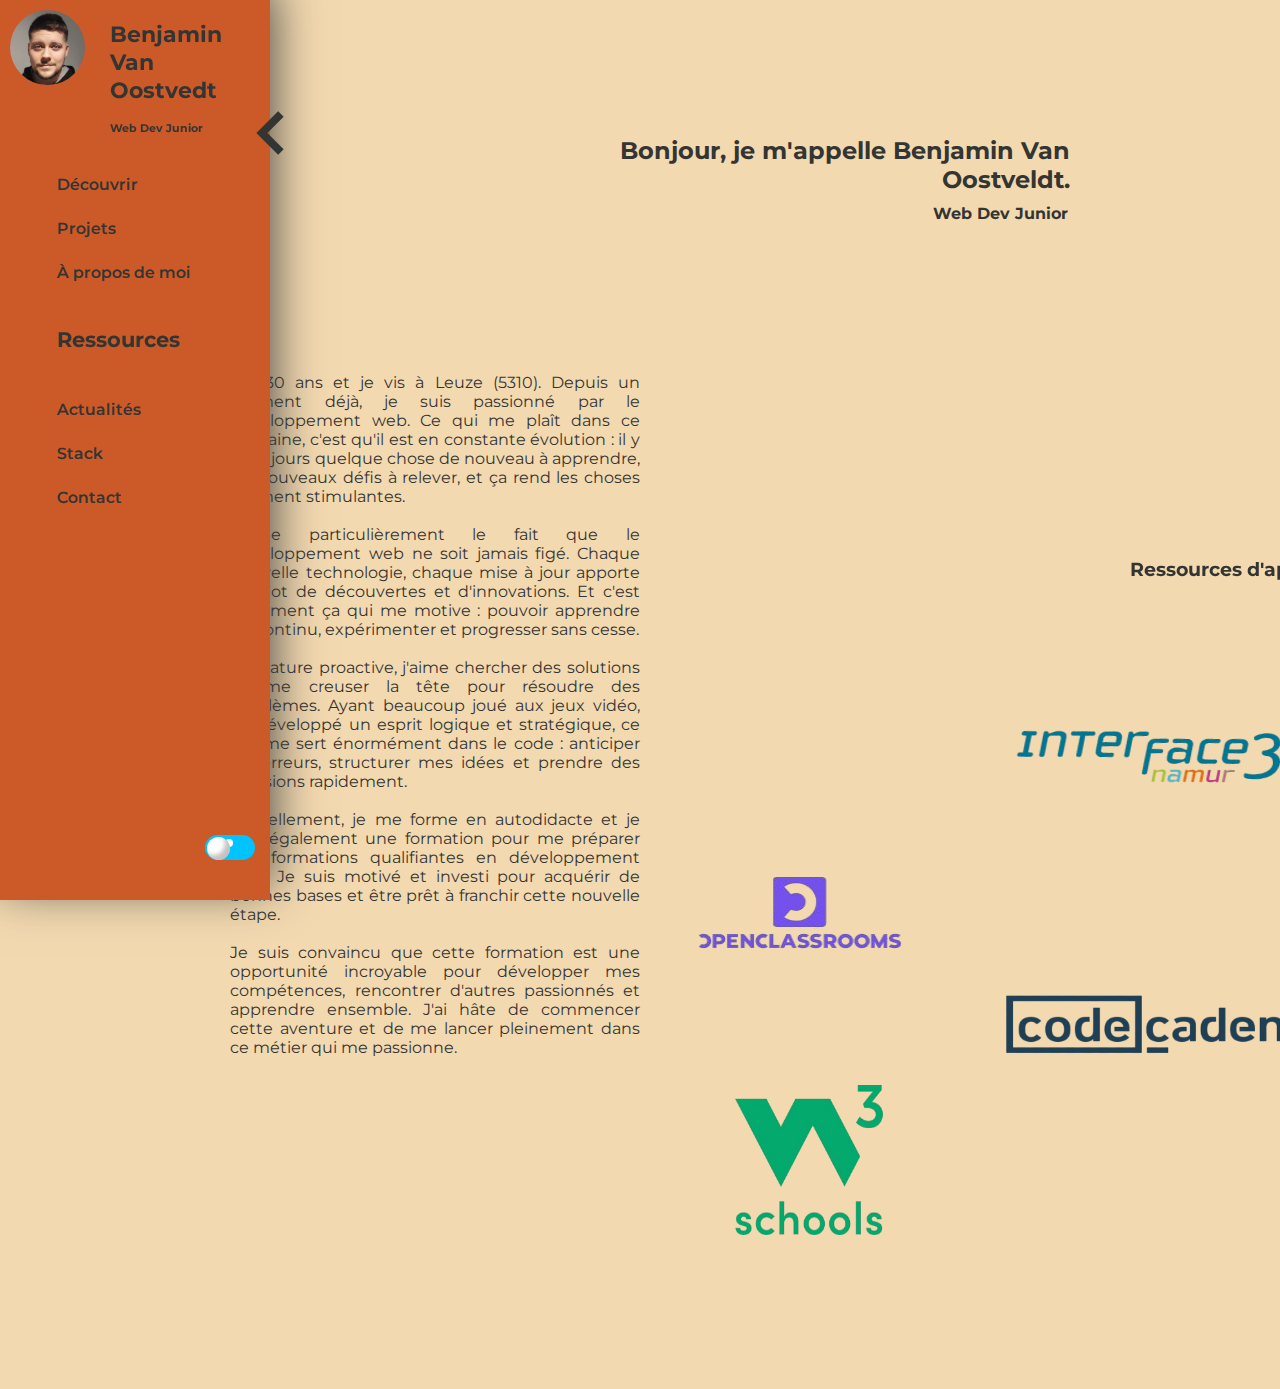
<file: aProposDeMoi.html>
<!DOCTYPE html>
<html lang="fr-BE">
<head>
    <meta charset="UTF-8">
    <meta name="viewport" content="width=device-width, initial-scale=1.0">
    <meta name="description" content="Ce site est un portefolio des mes projets personnels réaliser pendant mon apprentissage.">
    <link rel="preconnect" href="https://fonts.googleapis.com">
    <link rel="preconnect" href="https://fonts.gstatic.com" crossorigin>
    <link href="https://fonts.googleapis.com/css2?family=Montserrat:ital,wght@0,100..900;1,100..900&display=swap" rel="stylesheet">
    <link rel="stylesheet" href="css/style.css">
    <link rel="stylesheet" href="css/motiv.css">
    <title>Portefolio.</title>
</head>
<body>
    
    <header>
    
        <nav>
    
            <div class="profil">
                <img src="img/profil.jpg" alt="Photo de profil." id="photoProfil">
                <div>
                    <h1 class="profilName">Benjamin <span>Van Oostvedt</span></h1>
                    <h2 class="sub subs">Web Dev Junior</h2>
                </div>
            </div>
            
            <ul class="firstList">
                <li><a href="index.html">Découvrir</a></li>
                <li><a href="projets.html">Projets</a></li>
                <li><a href="aProposDeMoi.html" class="sndLi">À propos de moi</a></li>
            </ul>
            <h2 class="navH2">Ressources</h2>
            <ul class="sndList">
                <li><a href="actualite.html">Actualités</a></li>
                <li><a href="stacks.html">Stack</a></li>
                <li><a href="contact.html">Contact</a></li>
            </ul>
            
        </nav>
        <div class="drop" onclick="backdrop()">
            <svg fill="#000000" viewBox="0 0 1024 1024" width="50" height="50" xmlns="http://www.w3.org/2000/svg" id="arrow"><g id="SVGRepo_bgCarrier" stroke-width="0"></g><g id="SVGRepo_tracerCarrier" stroke-linecap="round" stroke-linejoin="round"></g><g id="SVGRepo_iconCarrier"><path d="M604.7 759.2l61.8-61.8L481.1 512l185.4-185.4-61.8-61.8L357.5 512z"></path></g></svg>
        </div>        
        <div class="wrapper">
            <input type="checkbox" name="checkbox" class="switch" id="theme" onchange="swapTheme()">
        </div>
        <!-- Flèche blanche -->
    </header>
    
    <main>
        <div>
            <section class="introduction">
                <div class="intro">
                    <h2>Bonjour, je m'appelle Benjamin Van Oostveldt.</h2>
                    <h3 class="subs">Web Dev Junior</h3>
                </div>
            </section>
            <div class="logo">
                <p id="profilP"> </p>
                <h3 class="formation">Ressources d'apprentissage</h3>
                <img src="img/if3N.png" alt="" class="if3nLogo">
                <img src="img/codecademy.png" alt="" class="codecLogo">
                <img src="img/openClassRoom.png" alt="" class="openClassLogo">
                <img src="img/w3School.png" alt="" class="w3SchoolLogo">
            </div>
        </div>
    </main>

    <footer>
    </footer>
<script src="js/script.js"></script>
<script src="js/motiv.js"></script>
<script src="js/theme.js"></script>
</body>
</html>
</file>
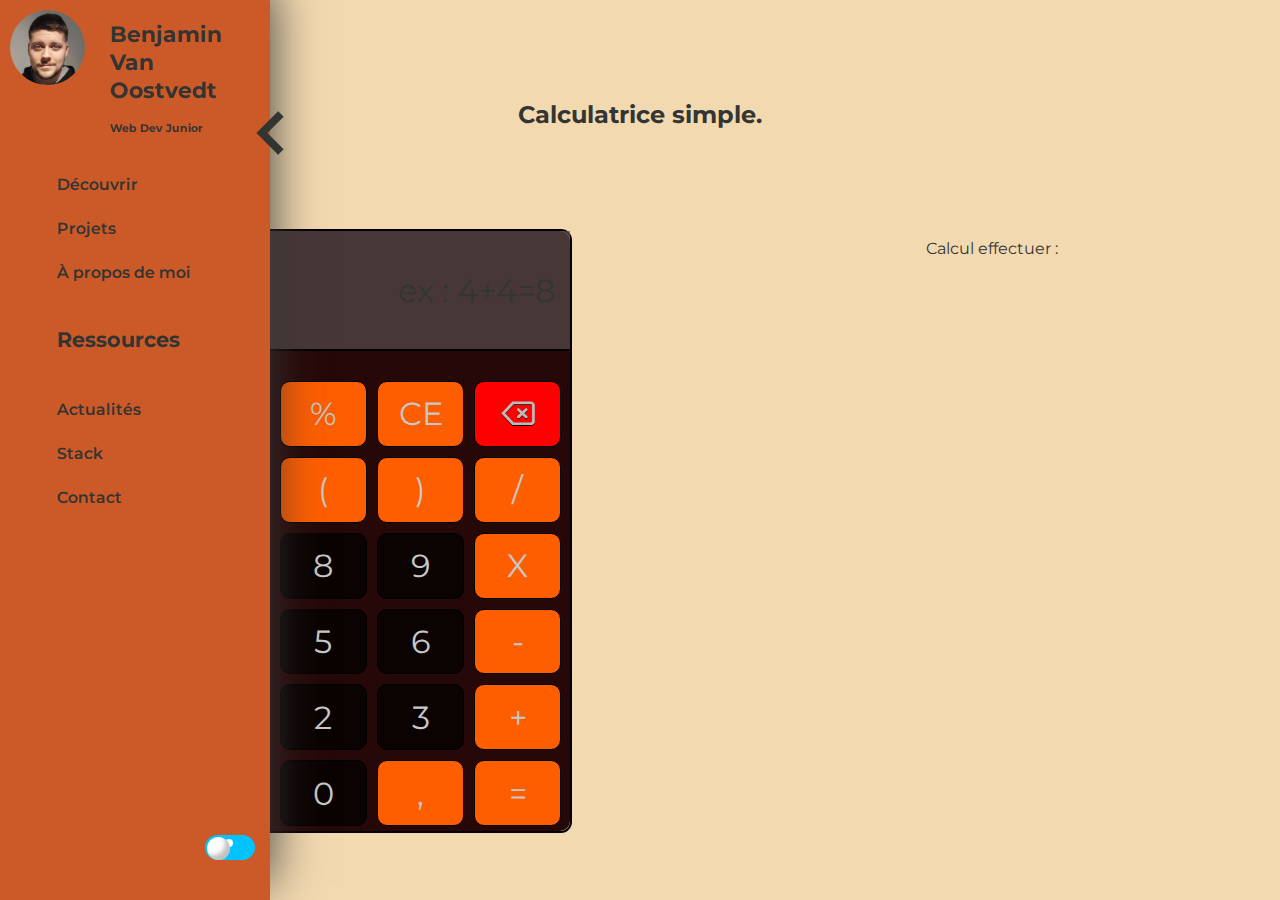
<file: calc.html>
<!DOCTYPE html>
<html lang="fr-Be">
<head>
    <meta charset="UTF-8">
    <meta name="viewport" content="width=device-width, initial-scale=1.0">
    <meta name="description" content="Premiere calculatrice réalisée pendant mon apprentissage du Javascript.">
    <link rel="preconnect" href="https://fonts.googleapis.com">
    <link rel="preconnect" href="https://fonts.gstatic.com" crossorigin>
    <link href="https://fonts.googleapis.com/css2?family=Montserrat:ital,wght@0,100..900;1,100..900&display=swap" rel="stylesheet">
    <link rel="stylesheet" href="css/style.css">
    <link rel="stylesheet" href="css/calc.css">
    <title>Calculatrice en Javascript</title>
</head>
<body>

    <header>
    
        <nav>
    
            <div class="profil">
                <img src="img/profil.jpg" alt="Photo de profil." id="photoProfil">
                <div>
                    <h1 class="profilName">Benjamin<span>Van Oostvedt</span></h1>
                    <h2 class="sub subs">Web Dev Junior</h2>
                </div>
            </div>
            
            <ul class="firstList">
                <li><a href="index.html">Découvrir</a></li>
                <li><a href="projets.html">Projets</a></li>
                <li><a href="aProposDeMoi.html" class="sndLi">À propos de moi</a></li>
            </ul>
            <h2 class="navH2">Ressources</h2>
            <ul class="sndList">
                <li><a href="actualite.html">Actualités</a></li>
                <li><a href="stacks.html">Stack</a></li>
                <li><a href="contact.html">Contact</a></li>
            </ul>
            
        </nav>
        <div class="drop" onclick="backdrop()">
            <svg fill="#000000" viewBox="0 0 1024 1024" width="50" height="50" xmlns="http://www.w3.org/2000/svg" id="arrow"><g id="SVGRepo_bgCarrier" stroke-width="0"></g><g id="SVGRepo_tracerCarrier" stroke-linecap="round" stroke-linejoin="round"></g><g id="SVGRepo_iconCarrier"><path d="M604.7 759.2l61.8-61.8L481.1 512l185.4-185.4-61.8-61.8L357.5 512z"></path></g></svg>
        </div>        
        <div class="wrapper">
            <input type="checkbox" name="checkbox" class="switch" id="theme" onchange="swapTheme()">
        </div>
        <!-- Flèche blanche -->
    </header>

    <section>
        <h2>Calculatrice simple.</h2>

        <div class="histo">

            <div class="calculatrice">
                
                <div class="calc">
                    <div class="supp">   
                    <div class="screen">    
                        <p class="calcScreen" id="calcScreen">ex : 4+4=8</p>
                    </div>
                    <div class="pave">
                        <div class="line1">
                            <button class="case , ope"  data-value="**" id ="exp">x²</button>
                            <button class="case , ope" data-value="%" id ="modulo" onclick="">%</button>
                            <button class="case , ope" data-value="C" id ="clear">CE</button>
                            <button class="case , del" data-value="del" id ="del"><img src="img/delete.png" alt=""></button>
                        </div>
                        <div class="line2">
                            <button class="case , ope"  data-value="1/" id ="fraction">1/x</button>
                            <button class="case , ope" data-value="(" id ="clearAll">(</button>
                            <button class="case , ope"  data-value=")" id ="sqrt">)</button>
                            <button class="case , ope"  data-value="/" id ="div">/</button>
                        </div>
                        <div class="line3">
                            <button class="case"  data-value="7" id ="seven">7</button>
                            <button class="case"  data-value="8" id ="eight">8</button>
                            <button class="case"  data-value="9" id ="nine">9</button>
                            <button class="case , ope"  data-value="*" id ="mult">X</button>
                        </div>
                        <div class="line4">
                            <button class="case" data-value="4" id ="four">4</button>
                            <button class="case" data-value="5" id ="five">5</button>
                            <button class="case" data-value="6" id ="six">6</button>
                            <button class="case , ope" data-value="-" id ="minus">-</button>
                        </div>
                        <div class="line5">
                            <button class="case" data-value="1" id ="one">1</button>
                            <button class="case" data-value="2" id ="two">2</button>
                            <button class="case" data-value="3" id ="three">3</button>
                            <button class="case , ope" data-value="+" id ="plus">+</button>                    
                        </div>
                        <div class="line6">
                            <button class="case , ope" data-value="switch" id ="plusSwitch">+/-</button>
                            <button class="case" data-value="0" id ="zero">0</button>
                            <button class="case , ope" data-value="." id ="dot">,</button>
                            <button class="case , ope" data-value="=" id ="goTo">=</button>
                        </div>
                    </div>
                </div>
            </div>
        </div>
        <aside>
            <p>Calcul effectuer : </p>
            <p id="repCalc" value="touche(inputUser)"></p>
        </aside>
    </div>
    </section>
    <script src="js/calc.js"></script>
    <script src="js/theme.js"></script>
    <script src="js/script.js"></script>
</body>
</html>
</file>
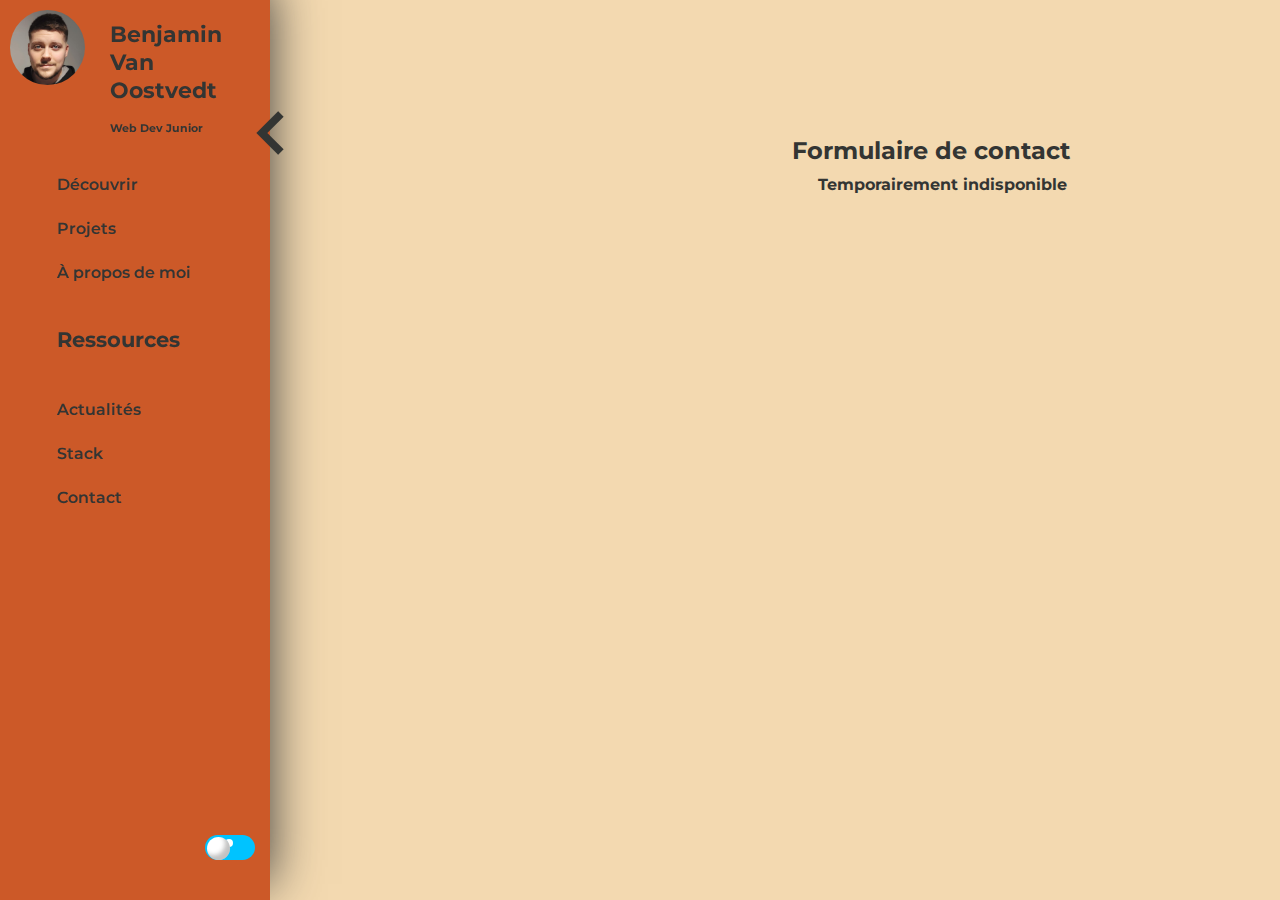
<file: contact.html>
<!DOCTYPE html>
<html lang="fr-BE">
<head>
    <meta charset="UTF-8">
    <meta name="viewport" content="width=device-width, initial-scale=1.0">
    <meta name="description" content="Ce site est un portefolio des mes projets personnels réaliser pendant mon apprentissage.">
    <link rel="preconnect" href="https://fonts.googleapis.com">
    <link rel="preconnect" href="https://fonts.gstatic.com" crossorigin>
    <link href="https://fonts.googleapis.com/css2?family=Montserrat:ital,wght@0,100..900;1,100..900&display=swap" rel="stylesheet">
    <link rel="stylesheet" href="css/style.css">
    <link rel="stylesheet" href="css/contact.css">

    <title>Portefolio.</title>
</head>
<body>
    
    <header>
    
        <nav>
    
            <div class="profil">
                <img src="img/profil.jpg" alt="Photo de profil." id="photoProfil">
                <div>
                    <h1 class="profilName">Benjamin <span>Van Oostvedt</span></h1>
                    <h2 class="sub subs">Web Dev Junior</h2>
                </div>
            </div>
            
            <ul class="firstList">
                <li><a href="index.html">Découvrir</a></li>
                <li><a href="projets.html">Projets</a></li>
                <li><a href="aProposDeMoi.html" class="sndLi">À propos de moi</a></li>
            </ul>
            <h2 class="navH2">Ressources</h2>
            <ul class="sndList">
                <li><a href="actualite.html">Actualités</a></li>
                <li><a href="stacks.html">Stack</a></li>
                <li><a href="contact.html">Contact</a></li>
            </ul>
            
        </nav>
        <div class="drop" onclick="backdrop()">
            <svg fill="#000000" viewBox="0 0 1024 1024" width="50" height="50" xmlns="http://www.w3.org/2000/svg" id="arrow"><g id="SVGRepo_bgCarrier" stroke-width="0"></g><g id="SVGRepo_tracerCarrier" stroke-linecap="round" stroke-linejoin="round"></g><g id="SVGRepo_iconCarrier"><path d="M604.7 759.2l61.8-61.8L481.1 512l185.4-185.4-61.8-61.8L357.5 512z"></path></g></svg>
        </div>        
        <div class="wrapper">
            <input type="checkbox" name="checkbox" class="switch" id="theme" onchange="swapTheme()">
        </div>
        <!-- Flèche blanche -->
    </header>
    
    <main>
        <section class="introduction">
            <div class="intro">
                <h2>Formulaire de contact</h2>
                <h3>Temporairement indisponible</h3>
            </div>
        <!-- <div>
            <section class="introduction">
                <div class="intro">
                    <h2>Me contacter.</h2>
                    <h3>N'hésitez pas a me contacter!</h3>
                </div>
            </section>
            <section class="form">

                <form action="">
                    <div class="log">
                        <div class="firstname">
                            <label for="prenom">Votre prénom :</label>
                            <input type="text" id="prenom" placeholder="Prenom">
                        </div>
                        <div class="lastname">
                            <label for="nom">Votre nom :</label>
                            <input type="text" id="nom" placeholder="Nom">
                        </div>
                        <div class="email">
                            <label for="email">Votre mail : *</label>
                            <input type="mail" id="email" placeholder="xyz@gmail.com" required>
                        </div>
                    </div>
                    <div class="message">
                        <label for="msg">Laissez un message :</label>
                        <input type="text" id="msg">
                    </div>
                    <input type="submit" value="Envoyer" id="submit">
                </form>
            </section> -->
        </div>

    </main>
    <footer>
    </footer>
    <script src="js/theme.js"></script>
    <script src="js/script.js"></script>
</body>
</html>
</file>
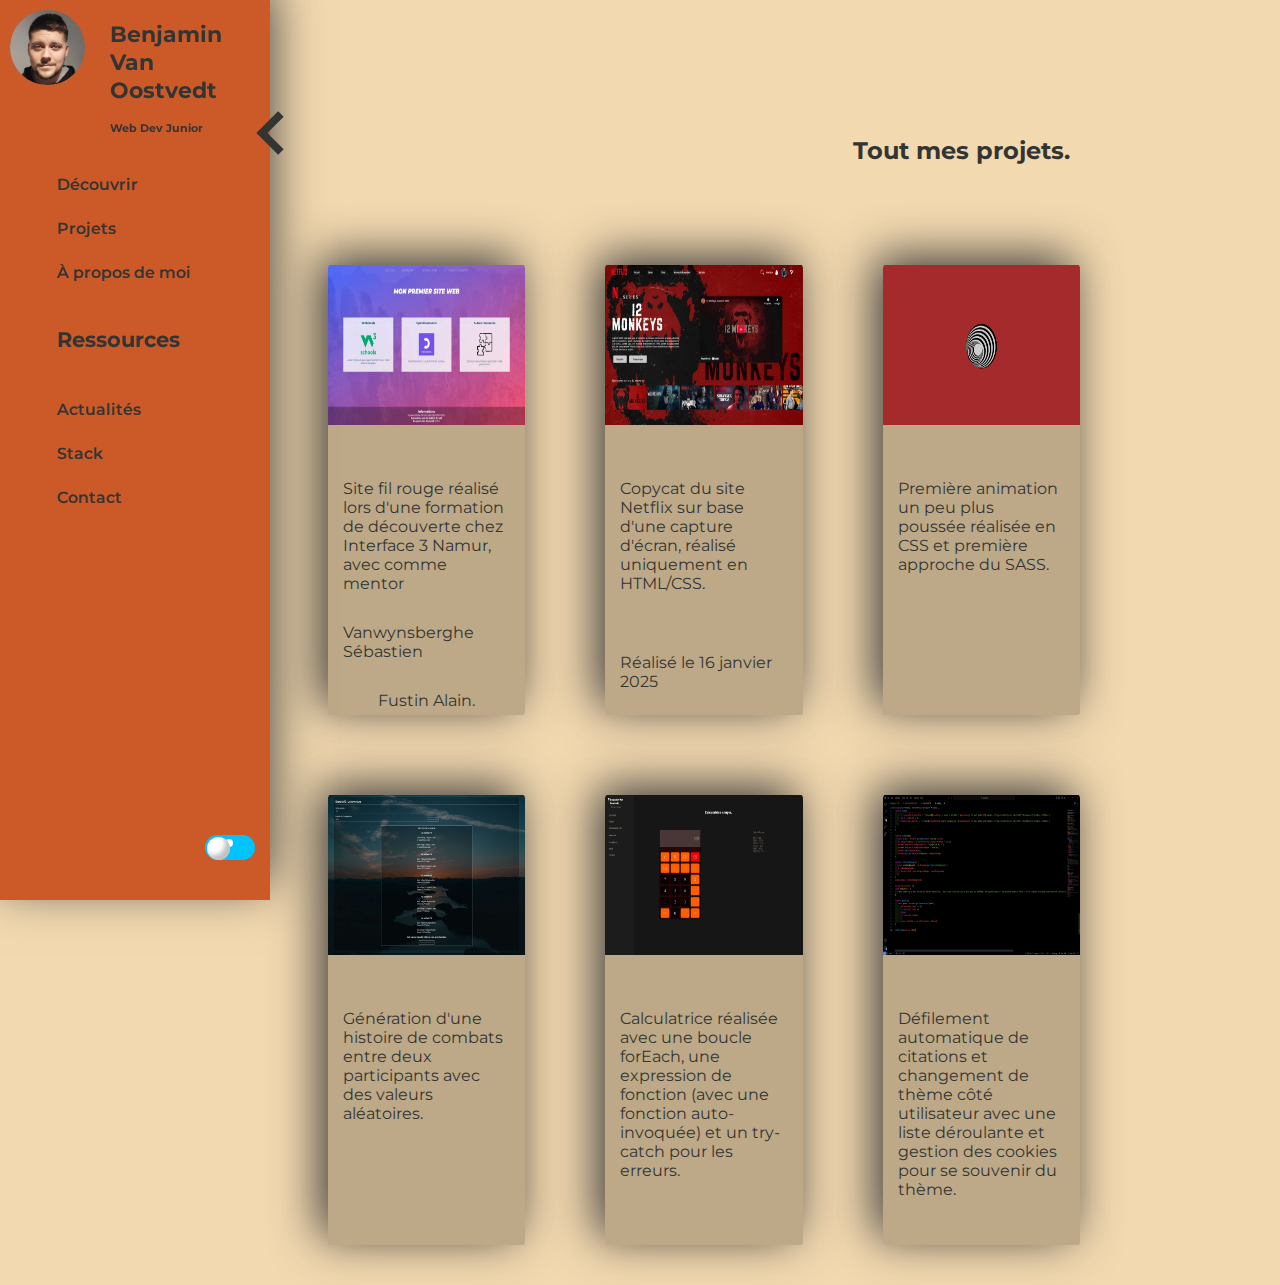
<file: projets.html>
<!DOCTYPE html>
<html lang="fr-BE">
<head>
    <meta charset="UTF-8">
    <meta name="viewport" content="width=device-width, initial-scale=1.0">
    <meta name="description" content="Ce site est un portefolio des mes projets personnels réaliser pendant mon apprentissage.">
    <link rel="preconnect" href="https://fonts.googleapis.com">
    <link rel="preconnect" href="https://fonts.gstatic.com" crossorigin>
    <link href="https://fonts.googleapis.com/css2?family=Montserrat:ital,wght@0,100..900;1,100..900&display=swap" rel="stylesheet">
    <link rel="stylesheet" href="css/style.css">
    <link rel="stylesheet" href="css/projets.css">
    
    <title>Portefolio.</title>
</head>
<body>
    
    <header>
    
        <nav>
    
            <div class="profil">
                <img src="img/profil.jpg" alt="Photo de profil." id="photoProfil">
                <div>
                    <h1 class="profilName">Benjamin<span>Van Oostvedt</span></h1>
                    <h2 class="sub subs">Web Dev Junior</h2>
                </div>
            </div>
            
            <ul class="firstList">
                <li><a href="index.html">Découvrir</a></li>
                <li><a href="projets.html">Projets</a></li>
                <li><a href="aProposDeMoi.html" class="sndLi">À propos de moi</a></li>
            </ul>
            <h2 class="navH2">Ressources</h2>
            <ul class="sndList">
                <li><a href="actualite.html">Actualités</a></li>
                <li><a href="stacks.html">Stack</a></li>
                <li><a href="contact.html">Contact</a></li>
            </ul>
            
        </nav>
        <div class="drop" onclick="backdrop()">
            <svg fill="#000000" viewBox="0 0 1024 1024" width="50" height="50" xmlns="http://www.w3.org/2000/svg" id="arrow"><g id="SVGRepo_bgCarrier" stroke-width="0"></g><g id="SVGRepo_tracerCarrier" stroke-linecap="round" stroke-linejoin="round"></g><g id="SVGRepo_iconCarrier"><path d="M604.7 759.2l61.8-61.8L481.1 512l185.4-185.4-61.8-61.8L357.5 512z"></path></g></svg>
        </div>        
        <div class="wrapper">
            <input type="checkbox" name="checkbox" class="switch" id="theme" onchange="swapTheme()">
        </div>
        <!-- Flèche blanche -->
    </header>
    
    <main>
    <section class="introduction">
            <div class="intro">
            <h2>Tout mes projets.</h2>
            </div>
    </section>
            <section class="projets">
                    <div class="card">
                        <a href="https://bvanoo.github.io/filrouge/" target="_blank" rel="noopener noreferrer">
                            <img src="img/screenSiteFilRouge.jpg" alt="screenshot Site fil rouge.">
                            <p>Site fil rouge réalisé lors d'une formation de découverte chez Interface 3 Namur, avec comme mentor </p> <p>Vanwynsberghe Sébastien</p><p>Fustin Alain.</p>
                        </a>
                    </div>
                    <div class="card">
                        <a href="https://bvanoo.github.io/copycatnetflix/" target="_blank" rel="noopener noreferrer">
                            <img src="img/screenProjetNetflix.webp" alt="sreenshot projet netflix">
                            <p>Copycat du site Netflix sur base d'une capture d'écran, réalisé uniquement en HTML/CSS. <quote>Réalisé le 16 janvier 2025</quote></p>
                        </a>
                    </div>
                    <div class="card">
                        <a href="https://bvanoo.github.io/animCss/" target="_blank" rel="noopener noreferrer">
                            <img src="img/screenAnimationCss.webp" alt="Screenshot d'une animation full css, d'une toupie en 3D">
                            <p>Première animation un peu plus poussée réalisée en CSS et première approche du SASS.</p>
                        </a>
                    </div>
                    <div class="card">
                        <img src="img/screenJsAventure.jpg" alt="screenshot d'une histoire générer automatiquement avec des valeurs aléatoires.">
                        <p>Génération d'une histoire de combats entre deux participants avec des valeurs aléatoires.</p>
                    </div>
                    <div class="card">
                        <a href="calc.html">
                            <img src="img/screenCalc.png" alt="sreenshot Calculatrice JavaScript">
                            <p>Calculatrice réalisée avec une boucle forEach, une expression de fonction (avec une fonction auto-invoquée) et un try-catch pour les erreurs.</p>
                        </a>
                    </div>
                    <div class="card">
                        <img src="img/screenJsBgCita.png" alt="Screenshot d'un script permettant de donner le choix a plusieur thèmes et un générateur de citation">
                        <p>Défilement automatique de citations et changement de thème côté utilisateur avec une liste déroulante et gestion des cookies pour se souvenir du thème.</p>
                    </div>
            </section>   
        </div>
    </main>
    <footer>
    </footer>
    <script src="js/theme.js"></script>
    <script src="js/script.js"></script>
</body>
</html>
</file>
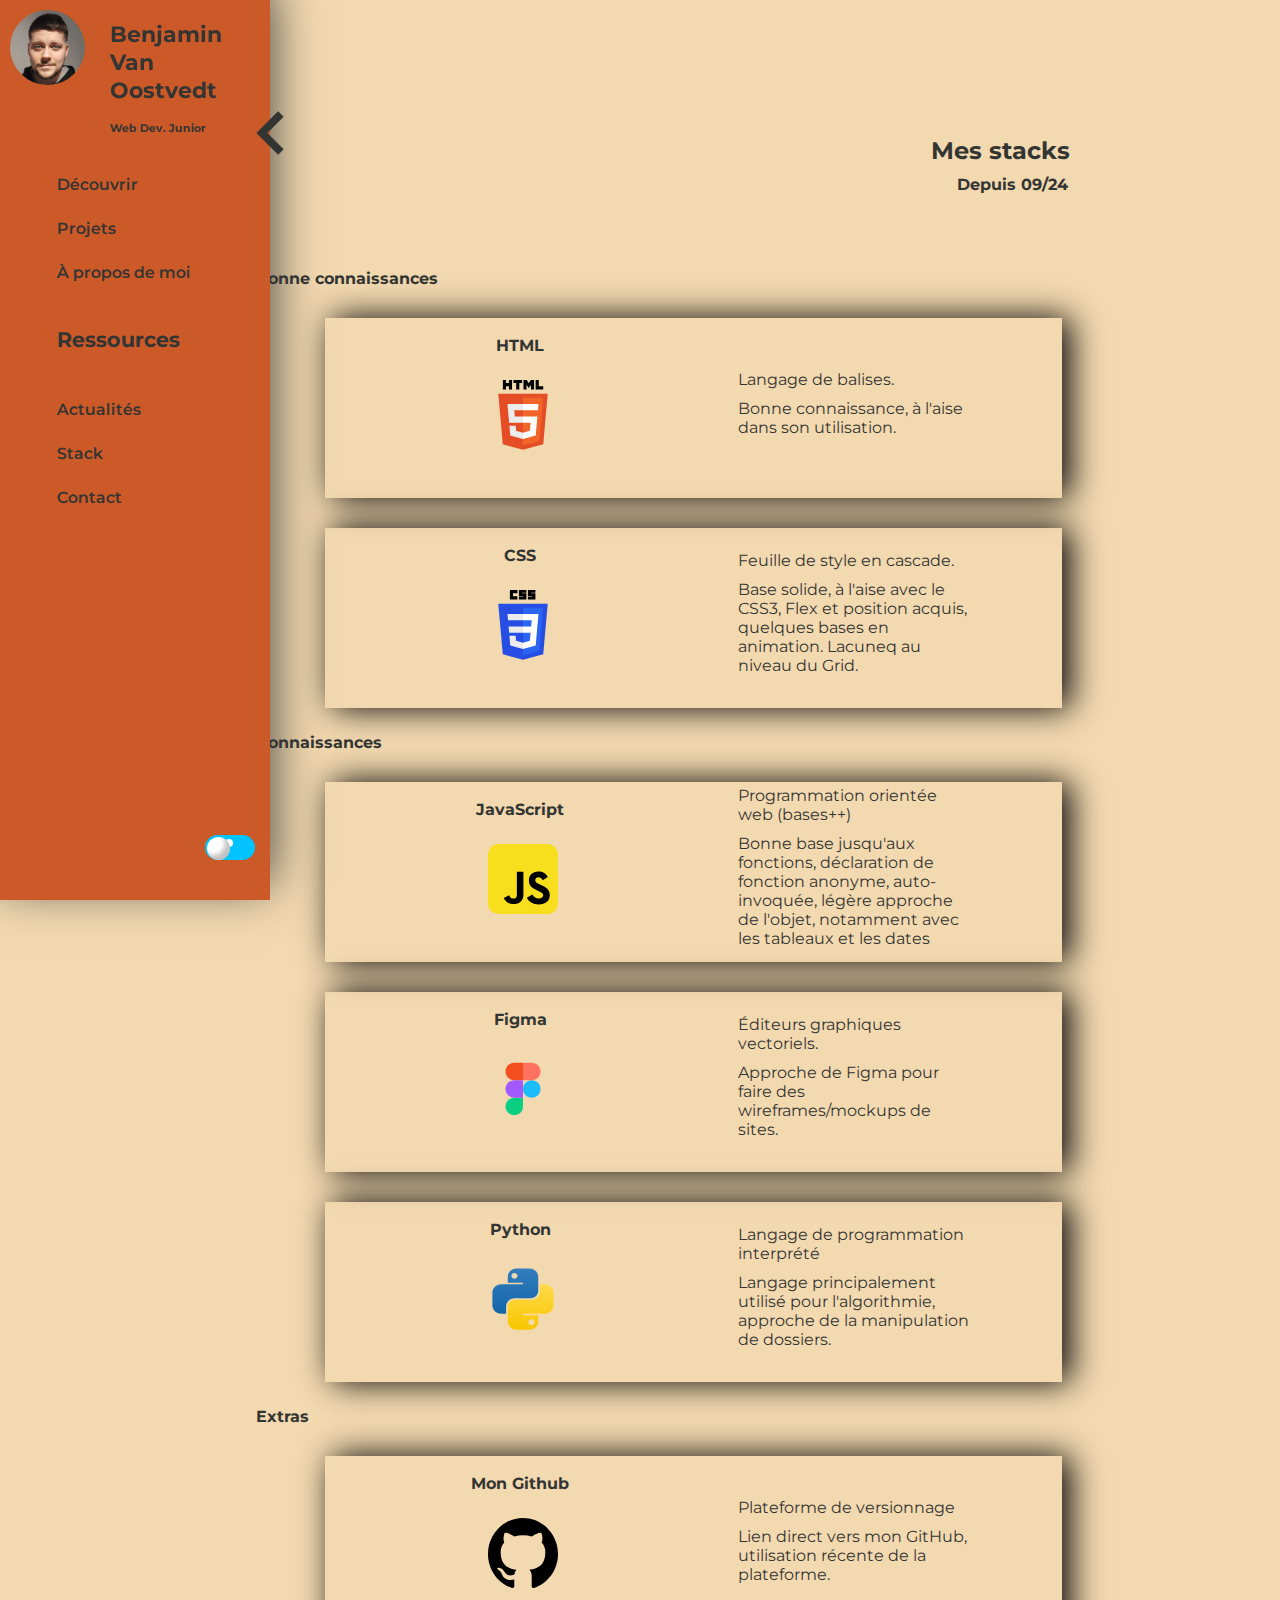
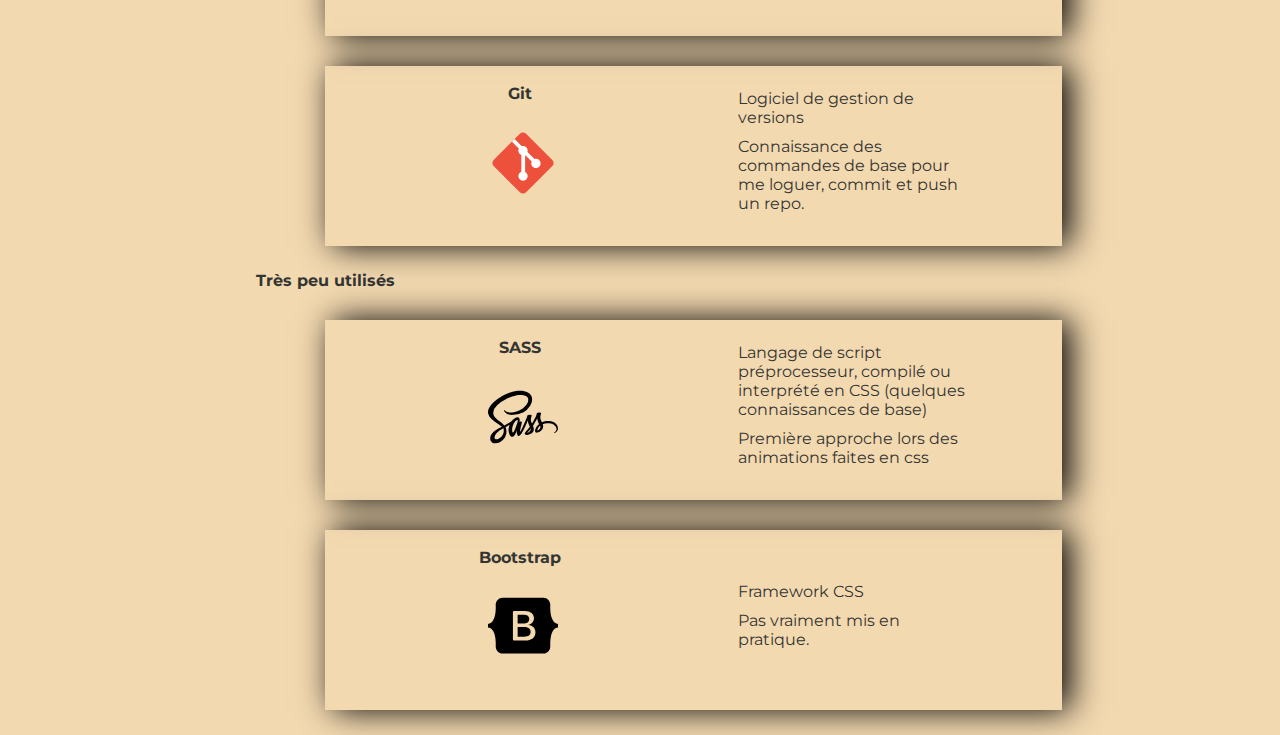
<file: stacks.html>
<!DOCTYPE html>
<html lang="fr-BE">
<head>
    <meta charset="UTF-8">
    <meta name="viewport" content="width=device-width, initial-scale=1.0">
    <meta name="description" content="Ce site est un portefolio des mes projets personnels réaliser pendant mon apprentissage.">
    <link rel="preconnect" href="https://fonts.googleapis.com">
    <link rel="preconnect" href="https://fonts.gstatic.com" crossorigin>
    <link href="https://fonts.googleapis.com/css2?family=Montserrat:ital,wght@0,100..900;1,100..900&display=swap" rel="stylesheet">
    <link rel="stylesheet" href="css/style.css">
    <link rel="stylesheet" href="css/stack.css">

    <title>Portefolio.</title>
</head>
<body>
    
    <header>
    
        <nav>
    
            <div class="profil">
                <img src="img/profil.jpg" alt="Photo de profil." id="photoProfil">
                <div>
                    <h1 class="profilName">Benjamin <span>Van Oostvedt</span></h1>
                    <h2 class="sub subs">Web Dev. Junior</h2>
                </div>
            </div>
            
            <ul class="firstList">
                <li><a href="index.html">Découvrir</a></li>
                <li><a href="projets.html">Projets</a></li>
                <li><a href="aProposDeMoi.html" class="sndLi">À propos de moi</a></li>
            </ul>
            <h2 class="navH2">Ressources</h2>
            <ul class="sndList">
                <li><a href="actualite.html">Actualités</a></li>
                <li><a href="stacks.html">Stack</a></li>
                <li><a href="contact.html">Contact</a></li>
            </ul>
            
        </nav>
        <div class="drop" onclick="backdrop()">
            <svg fill="#000000" viewBox="0 0 1024 1024" width="50" height="50" xmlns="http://www.w3.org/2000/svg" id="arrow"><g id="SVGRepo_bgCarrier" stroke-width="0"></g><g id="SVGRepo_tracerCarrier" stroke-linecap="round" stroke-linejoin="round"></g><g id="SVGRepo_iconCarrier"><path d="M604.7 759.2l61.8-61.8L481.1 512l185.4-185.4-61.8-61.8L357.5 512z"></path></g></svg>
        </div>        
        <div class="wrapper">
            <input type="checkbox" name="checkbox" class="switch" id="theme" onchange="swapTheme()">
        </div>
        <!-- Flèche blanche -->
    </header>
    
    <main>
        <div>
            <section class="introduction">
                <div class="intro">
                    <h2>Mes stacks</h2>
                    <h3>Depuis 09/24</h3>
                </div>
            </section>
            <section class="stacks"> 
                <h3>Bonne connaissances</h3>
                <div class="bloc">
                    <div class="miniCard" id="html">
                        <div>
                            <h3>HTML</h3>
                            <svg viewBox="-52.5 0 361 361" version="1.1" xmlns="http://www.w3.org/2000/svg" xmlns:xlink="http://www.w3.org/1999/xlink" preserveAspectRatio="xMidYMid" fill="#000000"><g id="SVGRepo_bgCarrier" stroke-width="0"></g><g id="SVGRepo_tracerCarrier" stroke-linecap="round" stroke-linejoin="round"></g><g id="SVGRepo_iconCarrier"> <g> <path d="M255.554813,70.7657143 L232.31367,331.125451 L127.843868,360.087912 L23.6617143,331.166242 L0.445186813,70.7657143 L255.554813,70.7657143 L255.554813,70.7657143 Z" fill="#E44D26"> </path> <path d="M128,337.950242 L212.416703,314.546637 L232.277802,92.0573187 L128,92.0573187 L128,337.950242 L128,337.950242 Z" fill="#F16529"> </path> <path d="M82.8202198,155.932132 L128,155.932132 L128,123.994725 L47.917011,123.994725 L48.6814945,132.562989 L56.530989,220.572835 L128,220.572835 L128,188.636132 L85.7389011,188.636132 L82.8202198,155.932132 L82.8202198,155.932132 Z" fill="#EBEBEB"> </path> <path d="M90.0177582,236.54189 L57.957978,236.54189 L62.4323516,286.687648 L127.853011,304.848879 L128,304.808088 L128,271.580132 L127.860044,271.617407 L92.2915165,262.013187 L90.0177582,236.54189 L90.0177582,236.54189 Z" fill="#EBEBEB"> </path> <path d="M24.1807473,0 L40.4107253,0 L40.4107253,16.0351648 L55.2573187,16.0351648 L55.2573187,0 L71.488,0 L71.488,48.5584176 L55.258022,48.5584176 L55.258022,32.2981978 L40.4114286,32.2981978 L40.4114286,48.5584176 L24.1814505,48.5584176 L24.1814505,0 L24.1807473,0 L24.1807473,0 Z" fill="#000000"> </path> <path d="M92.8309451,16.1026813 L78.5427692,16.1026813 L78.5427692,0 L123.356835,0 L123.356835,16.1026813 L109.06233,16.1026813 L109.06233,48.5584176 L92.8316484,48.5584176 L92.8316484,16.1026813 L92.8309451,16.1026813 L92.8309451,16.1026813 Z" fill="#000000"> </path> <path d="M130.469275,0 L147.392703,0 L157.802901,17.061978 L168.202549,0 L185.132308,0 L185.132308,48.5584176 L168.969143,48.5584176 L168.969143,24.4901978 L157.802901,41.7554286 L157.523692,41.7554286 L146.349714,24.4901978 L146.349714,48.5584176 L130.469275,48.5584176 L130.469275,0 L130.469275,0 Z" fill="#000000"> </path> <path d="M193.20967,0 L209.444571,0 L209.444571,32.5077802 L232.268659,32.5077802 L232.268659,48.5584176 L193.20967,48.5584176 L193.20967,0 L193.20967,0 Z" fill="#000000"> </path> <path d="M127.889582,220.572835 L167.216527,220.572835 L163.509451,261.992791 L127.889582,271.606857 L127.889582,304.833407 L193.362286,286.687648 L193.842637,281.291956 L201.347516,197.212132 L202.126769,188.636132 L127.889582,188.636132 L127.889582,220.572835 L127.889582,220.572835 Z" fill="#FFFFFF"> </path> <path d="M127.889582,155.854066 L127.889582,155.932132 L205.032791,155.932132 L205.673495,148.753582 L207.128615,132.562989 L207.892396,123.994725 L127.889582,123.994725 L127.889582,155.854066 L127.889582,155.854066 Z" fill="#FFFFFF"> </path> </g> </g></svg>
                        </div>
                        <div class="para">
                            <p>Langage de balises.</p>
                            <p>Bonne connaissance, à l'aise dans son utilisation.</p>
                        </div>
                    </div>
                    <div class="miniCard" id="css">
                        <div>
                            <h3>CSS</h3>
                            <svg viewBox="-52.5 0 361 361" version="1.1" xmlns="http://www.w3.org/2000/svg" xmlns:xlink="http://www.w3.org/1999/xlink" preserveAspectRatio="xMidYMid" fill="#000000"><g id="SVGRepo_bgCarrier" stroke-width="0"></g><g id="SVGRepo_tracerCarrier" stroke-linecap="round" stroke-linejoin="round"></g><g id="SVGRepo_iconCarrier"> <g> <path d="M127.843868,360.087912 L23.6617143,331.166242 L0.445186813,70.7657143 L255.554813,70.7657143 L232.31367,331.125451 L127.843868,360.087912 L127.843868,360.087912 Z" fill="#264DE4"> </path> <path d="M212.416703,314.546637 L232.277802,92.0573187 L128,92.0573187 L128,337.950242 L212.416703,314.546637 L212.416703,314.546637 Z" fill="#2965F1"> </path> <path d="M53.6685714,188.636132 L56.530989,220.572835 L128,220.572835 L128,188.636132 L53.6685714,188.636132 L53.6685714,188.636132 Z" fill="#EBEBEB"> </path> <path d="M47.917011,123.994725 L50.8202198,155.932132 L128,155.932132 L128,123.994725 L47.917011,123.994725 L47.917011,123.994725 Z" fill="#EBEBEB"> </path> <path d="M128,271.580132 L127.860044,271.617407 L92.2915165,262.013187 L90.0177582,236.54189 L57.957978,236.54189 L62.4323516,286.687648 L127.853011,304.848879 L128,304.808088 L128,271.580132 L128,271.580132 Z" fill="#EBEBEB"> </path> <path d="M60.4835165,0 L99.1648352,0 L99.1648352,16.1758242 L76.6593407,16.1758242 L76.6593407,32.3516484 L99.1648352,32.3516484 L99.1648352,48.5274725 L60.4835165,48.5274725 L60.4835165,0 L60.4835165,0 Z" fill="#000000"> </path> <path d="M106.901099,0 L145.582418,0 L145.582418,14.0659341 L123.076923,14.0659341 L123.076923,16.8791209 L145.582418,16.8791209 L145.582418,49.2307692 L106.901099,49.2307692 L106.901099,34.4615385 L129.406593,34.4615385 L129.406593,31.6483516 L106.901099,31.6483516 L106.901099,0 L106.901099,0 Z" fill="#000000"> </path> <path d="M153.318681,0 L192,0 L192,14.0659341 L169.494505,14.0659341 L169.494505,16.8791209 L192,16.8791209 L192,49.2307692 L153.318681,49.2307692 L153.318681,34.4615385 L175.824176,34.4615385 L175.824176,31.6483516 L153.318681,31.6483516 L153.318681,0 L153.318681,0 Z" fill="#000000"> </path> <path d="M202.126769,188.636132 L207.892396,123.994725 L127.889582,123.994725 L127.889582,155.932132 L172.892132,155.932132 L169.98611,188.636132 L127.889582,188.636132 L127.889582,220.572835 L167.216527,220.572835 L163.509451,261.992791 L127.889582,271.606857 L127.889582,304.833407 L193.362286,286.687648 L193.842637,281.291956 L201.347516,197.212132 L202.126769,188.636132 L202.126769,188.636132 Z" fill="#FFFFFF"> </path> </g> </g></svg>
                        </div>
                        <div class="para">
                            <p>Feuille de style en cascade.</p>
                            <p>Base solide, à l'aise avec le CSS3, Flex et position acquis, quelques bases en animation. Lacuneq au niveau du Grid.</p>
                        </div>
                    </div>
                </div>
                <h3>Connaissances</h3>
                <div class="bloc">
                    <div class="miniCard" id="js">
                        <div>
                            <h3>JavaScript</h3>
                            <svg xmlns="http://www.w3.org/2000/svg" aria-label="JavaScript" role="img" viewBox="0 0 512 512" fill="#000000"><g id="SVGRepo_bgCarrier" stroke-width="0"></g><g id="SVGRepo_tracerCarrier" stroke-linecap="round" stroke-linejoin="round"></g><g id="SVGRepo_iconCarrier"><rect width="512" height="512" rx="15%" fill="#f7df1e"></rect><path d="M324 370c10 17 24 29 47 29c20 0 33-10 33 -24c0-16 -13 -22 -35 -32l-12-5c-35-15 -58 -33 -58 -72c0-36 27 -64 70 -64c31 0 53 11 68 39l-37 24c-8-15 -17 -21 -31 -21c-14 0-23 9 -23 21c0 14 9 20 30 29l12 5c41 18 64 35 64 76c0 43-34 67 -80 67c-45 0-74 -21 -88 -49zm-170 4c8 13 14 25 31 25c16 0 26-6 26 -30V203h48v164c0 50-29 72 -72 72c-39 0-61 -20 -72 -44z"></path></g></svg>
                        </div>
                        <div class="para">    
                            <p>Programmation orientée web (bases++)</p>
                            <p>Bonne base jusqu'aux fonctions, déclaration de fonction anonyme, auto-invoquée, légère approche de l'objet, notamment avec les tableaux et les dates</p>
                        </div>
                    </div>
                    <div class="miniCard" id="figma">
                        <div>
                            <h3>Figma</h3>
                            <svg viewBox="0 0 32 32" fill="none" xmlns="http://www.w3.org/2000/svg"><g id="SVGRepo_bgCarrier" stroke-width="0"></g><g id="SVGRepo_tracerCarrier" stroke-linecap="round" stroke-linejoin="round"></g><g id="SVGRepo_iconCarrier"> <path fill-rule="evenodd" clip-rule="evenodd" d="M16 16C16 13.7909 17.7909 12 20 12C22.2091 12 24 13.7909 24 16C24 18.2091 22.2091 20 20 20C17.7909 20 16 18.2091 16 16Z" fill="#1ABCFE"></path> <path fill-rule="evenodd" clip-rule="evenodd" d="M8 24C8 21.7909 9.79086 20 12 20H16V24C16 26.2091 14.2091 28 12 28C9.79086 28 8 26.2091 8 24Z" fill="#0ACF83"></path> <path fill-rule="evenodd" clip-rule="evenodd" d="M16 4V12H20C22.2091 12 24 10.2091 24 8C24 5.79086 22.2091 4 20 4H16Z" fill="#FF7262"></path> <path fill-rule="evenodd" clip-rule="evenodd" d="M8 8C8 10.2091 9.79086 12 12 12H16V4H12C9.79086 4 8 5.79086 8 8Z" fill="#F24E1E"></path> <path fill-rule="evenodd" clip-rule="evenodd" d="M8 16C8 18.2091 9.79086 20 12 20H16V12H12C9.79086 12 8 13.7909 8 16Z" fill="#A259FF"></path> </g></svg>
                        </div>
                        <div class="para">
                            <p>Éditeurs graphiques vectoriels.</p>
                            <p>Approche de Figma pour faire des wireframes/mockups de sites.</p>
                        </div>
                    </div>
                    <div class="miniCard" id="python">
                        <div>
                            <h3>Python</h3>
                            <svg viewBox="0 0 32 32" fill="none" xmlns="http://www.w3.org/2000/svg"><g id="SVGRepo_bgCarrier" stroke-width="0"></g><g id="SVGRepo_tracerCarrier" stroke-linecap="round" stroke-linejoin="round"></g><g id="SVGRepo_iconCarrier"> <path fill-rule="evenodd" clip-rule="evenodd" d="M13.0164 2C10.8193 2 9.03825 3.72453 9.03825 5.85185V8.51852H15.9235V9.25926H5.97814C3.78107 9.25926 2 10.9838 2 13.1111L2 18.8889C2 21.0162 3.78107 22.7407 5.97814 22.7407H8.27322V19.4815C8.27322 17.3542 10.0543 15.6296 12.2514 15.6296H19.5956C21.4547 15.6296 22.9617 14.1704 22.9617 12.3704V5.85185C22.9617 3.72453 21.1807 2 18.9836 2H13.0164ZM12.0984 6.74074C12.8589 6.74074 13.4754 6.14378 13.4754 5.40741C13.4754 4.67103 12.8589 4.07407 12.0984 4.07407C11.3378 4.07407 10.7213 4.67103 10.7213 5.40741C10.7213 6.14378 11.3378 6.74074 12.0984 6.74074Z" fill="url(#paint0_linear_87_8204)"></path> <path fill-rule="evenodd" clip-rule="evenodd" d="M18.9834 30C21.1805 30 22.9616 28.2755 22.9616 26.1482V23.4815L16.0763 23.4815L16.0763 22.7408L26.0217 22.7408C28.2188 22.7408 29.9998 21.0162 29.9998 18.8889V13.1111C29.9998 10.9838 28.2188 9.25928 26.0217 9.25928L23.7266 9.25928V12.5185C23.7266 14.6459 21.9455 16.3704 19.7485 16.3704L12.4042 16.3704C10.5451 16.3704 9.03809 17.8296 9.03809 19.6296L9.03809 26.1482C9.03809 28.2755 10.8192 30 13.0162 30H18.9834ZM19.9015 25.2593C19.1409 25.2593 18.5244 25.8562 18.5244 26.5926C18.5244 27.329 19.1409 27.9259 19.9015 27.9259C20.662 27.9259 21.2785 27.329 21.2785 26.5926C21.2785 25.8562 20.662 25.2593 19.9015 25.2593Z" fill="url(#paint1_linear_87_8204)"></path> <defs> <linearGradient id="paint0_linear_87_8204" x1="12.4809" y1="2" x2="12.4809" y2="22.7407" gradientUnits="userSpaceOnUse"> <stop stop-color="#327EBD"></stop> <stop offset="1" stop-color="#1565A7"></stop> </linearGradient> <linearGradient id="paint1_linear_87_8204" x1="19.519" y1="9.25928" x2="19.519" y2="30" gradientUnits="userSpaceOnUse"> <stop stop-color="#FFDA4B"></stop> <stop offset="1" stop-color="#F9C600"></stop> </linearGradient> </defs> </g></svg>
                        </div>
                        <div class="para">
                            <p>Langage de programmation interprété</p>
                            <p>Langage principalement utilisé pour l'algorithmie, approche de la manipulation de dossiers.</p>
                        </div>
                    </div>
                </div>
                <h3>Extras</h3>
                <div class="bloc" id="github">
                    <a href="https://github.com/Bvanoo" target="_blank" rel="noopener noreferrer">
                    <div class="miniCard">
                        <div>
                            <h3>Mon Github</h3>
                                <svg viewBox="0 0 20 20" version="1.1" xmlns="http://www.w3.org/2000/svg" xmlns:xlink="http://www.w3.org/1999/xlink" fill="#000000"><g id="SVGRepo_bgCarrier" stroke-width="0"></g><g id="SVGRepo_tracerCarrier" stroke-linecap="round" stroke-linejoin="round"></g><g id="SVGRepo_iconCarrier"> <title>github [#142]</title> <desc>Created with Sketch.</desc> <defs> </defs> <g id="Page-1" stroke="none" stroke-width="1" fill="none" fill-rule="evenodd"> <g id="Dribbble-Light-Preview" transform="translate(-140.000000, -7559.000000)" fill="#000000"> <g id="icons" transform="translate(56.000000, 160.000000)"> <path d="M94,7399 C99.523,7399 104,7403.59 104,7409.253 C104,7413.782 101.138,7417.624 97.167,7418.981 C96.66,7419.082 96.48,7418.762 96.48,7418.489 C96.48,7418.151 96.492,7417.047 96.492,7415.675 C96.492,7414.719 96.172,7414.095 95.813,7413.777 C98.04,7413.523 100.38,7412.656 100.38,7408.718 C100.38,7407.598 99.992,7406.684 99.35,7405.966 C99.454,7405.707 99.797,7404.664 99.252,7403.252 C99.252,7403.252 98.414,7402.977 96.505,7404.303 C95.706,7404.076 94.85,7403.962 94,7403.958 C93.15,7403.962 92.295,7404.076 91.497,7404.303 C89.586,7402.977 88.746,7403.252 88.746,7403.252 C88.203,7404.664 88.546,7405.707 88.649,7405.966 C88.01,7406.684 87.619,7407.598 87.619,7408.718 C87.619,7412.646 89.954,7413.526 92.175,7413.785 C91.889,7414.041 91.63,7414.493 91.54,7415.156 C90.97,7415.418 89.522,7415.871 88.63,7414.304 C88.63,7414.304 88.101,7413.319 87.097,7413.247 C87.097,7413.247 86.122,7413.234 87.029,7413.87 C87.029,7413.87 87.684,7414.185 88.139,7415.37 C88.139,7415.37 88.726,7417.2 91.508,7416.58 C91.513,7417.437 91.522,7418.245 91.522,7418.489 C91.522,7418.76 91.338,7419.077 90.839,7418.982 C86.865,7417.627 84,7413.783 84,7409.253 C84,7403.59 88.478,7399 94,7399" id="github-[#142]"> </path> </g> </g> </g> </g></svg>
                            </div>
                            <div class="para">
                                <p>Plateforme de versionnage</p>
                                <p>Lien direct vers mon GitHub, utilisation récente de la plateforme.</p>
                            </div>
                    </div>
                </a>
                    <div class="miniCard" id="git">
                        <div>
                            <h3>Git</h3>
                            <svg viewBox="0 0 32 32" fill="none" xmlns="http://www.w3.org/2000/svg"><g id="SVGRepo_bgCarrier" stroke-width="0"></g><g id="SVGRepo_tracerCarrier" stroke-linecap="round" stroke-linejoin="round"></g><g id="SVGRepo_iconCarrier"> <path d="M2.58536 17.4132C1.80488 16.6327 1.80488 15.3673 2.58536 14.5868L14.5868 2.58536C15.3673 1.80488 16.6327 1.80488 17.4132 2.58536L29.4146 14.5868C30.1951 15.3673 30.1951 16.6327 29.4146 17.4132L17.4132 29.4146C16.6327 30.1951 15.3673 30.1951 14.5868 29.4146L2.58536 17.4132Z" fill="#EE513B"></path> <path d="M12.1489 5.06152L10.9336 6.27686L14.0725 9.41577C13.9455 9.68819 13.8746 9.99201 13.8746 10.3124C13.8746 11.222 14.4461 11.9981 15.2496 12.3012V19.9798C14.4461 20.2829 13.8746 21.059 13.8746 21.9686C13.8746 23.1422 14.826 24.0936 15.9996 24.0936C17.1732 24.0936 18.1246 23.1422 18.1246 21.9686C18.1246 21.144 17.6549 20.429 16.9684 20.0768V12.3117L19.9689 15.3122C19.8481 15.5791 19.7809 15.8754 19.7809 16.1874C19.7809 17.361 20.7323 18.3124 21.9059 18.3124C23.0795 18.3124 24.0309 17.361 24.0309 16.1874C24.0309 15.0138 23.0795 14.0624 21.9059 14.0624C21.6778 14.0624 21.4582 14.0983 21.2522 14.1648L18.0297 10.9423C18.0914 10.7433 18.1246 10.5317 18.1246 10.3124C18.1246 9.13878 17.1732 8.18738 15.9996 8.18738C15.7803 8.18738 15.5688 8.22061 15.3697 8.2823L12.1489 5.06152Z" fill="white"></path> </g></svg>
                        </div>
                        <div class="para">
                            <p>Logiciel de gestion de versions</p>
                            <p>Connaissance des commandes de base pour me loguer, commit et push un repo.</p>
                        </div>
                    </div>
                </div>
                    <h3>Très peu utilisés</h3>
                <div class="bloc">
                    <div class="miniCard" id="sass">
                        <div>
                            <h3>SASS</h3>
                            <svg fill="#000000" viewBox="0 -4 32 32" xmlns="http://www.w3.org/2000/svg"><g id="SVGRepo_bgCarrier" stroke-width="0"></g><g id="SVGRepo_tracerCarrier" stroke-linecap="round" stroke-linejoin="round"></g><g id="SVGRepo_iconCarrier"><path d="m27.533 13.796c.039-.001.085-.002.132-.002.834 0 1.623.194 2.323.54l-.031-.014c.638.311 1.162.771 1.541 1.335l.009.014c.299.436.477.975.477 1.555 0 .042-.001.084-.003.125v-.006c-.031.579-.294 1.09-.698 1.448l-.002.002c-.221.217-.488.387-.785.495l-.015.005q-.25.05-.275-.075t.225-.275c.452-.274.779-.716.898-1.237l.003-.013c.003-.042.005-.091.005-.141 0-.311-.074-.605-.205-.865l.005.011c-.217-.453-.541-.825-.94-1.094l-.01-.006c-.597-.384-1.313-.636-2.083-.699l-.016-.001c-.262-.039-.564-.061-.872-.061-.801 0-1.566.151-2.27.426l.042-.015c.145.339.236.732.249 1.144v.005c-.016.845-.47 1.58-1.145 1.99l-.011.006c-.31.22-.664.413-1.041.563l-.035.012c-.229.112-.498.177-.782.177-.033 0-.065-.001-.097-.003h.005q-.949-.199-.45-1.65c.145-.421.348-.786.605-1.107l-.006.007c.329-.43.69-.807 1.089-1.141l.011-.009-.098-.146c-.183-.312-.351-.675-.486-1.054l-.014-.046q-.15-.5-.25-.949l-.05-.35-.5.949q-.65 1.2-1.25 2.099l-.15.25c.168.408.292.881.348 1.375l.002.025c.004.047.006.103.006.159 0 .758-.374 1.428-.948 1.837l-.007.005c-.274.169-.601.344-.94.5l-.06.025c-.353.153-.762.253-1.191.275h-.009c-.033.002-.072.004-.111.004-.25 0-.487-.057-.699-.158l.01.004c-.127-.109-.207-.269-.207-.448 0-.091.021-.178.058-.255l-.002.004c.4-.561.794-1.049 1.213-1.515l-.013.015 1.1-1.399-.199-.45c-.16-.294-.313-.641-.436-1.001l-.014-.048q-.15-.5-.25-.949l-.05-.35-.5 1.2q-.599 1.399-1.1 2.399-.747 1.5-1.25 2.3l-.1.15q-.599.949-1.15.949t-.747-.7c-.096-.344-.152-.739-.152-1.147 0-.036 0-.072.001-.108v.005l.1-.7v.05q-.4.949-.8 1.749c-.177.346-.359.641-.563.919l.013-.019c-.206.216-.496.35-.817.35-.003 0-.005 0-.008 0-.021.002-.045.002-.069.002-.253 0-.483-.096-.657-.253l.001.001c-.349-.358-.608-.805-.742-1.304l-.005-.021c-.164-.455-.258-.981-.258-1.529 0-.071.002-.141.005-.21v.01c.079-.796.238-1.525.471-2.22l-.021.071-1.799 1.05v.05c.261.542.414 1.178.414 1.85 0 .123-.005.245-.015.365l.001-.016c-.053 1.03-.382 1.973-.913 2.77l.013-.02c-.557.884-1.36 1.567-2.314 1.962l-.033.012c-.537.241-1.165.382-1.825.382-.418 0-.824-.056-1.208-.162l.032.007c-.318-.107-.578-.319-.743-.593l-.003-.006c-.233-.338-.38-.751-.403-1.196v-.006c-.011-.101-.017-.218-.017-.337 0-.513.117-.999.326-1.432l-.009.02c.574-.979 1.368-1.772 2.316-2.33l.03-.016c.671-.465 1.442-.916 2.247-1.309l.106-.047.25-.15q-.45-.35-1.65-1.2c-1.069-.716-1.998-1.439-2.874-2.221l.025.022c-.847-.729-1.464-1.703-1.741-2.812l-.008-.038c-.026-.154-.041-.331-.041-.511 0-.564.145-1.094.399-1.555l-.008.017c.56-1.204 1.336-2.219 2.288-3.035l.012-.01c1.03-.973 2.196-1.82 3.462-2.506l.087-.043c1.131-.653 2.452-1.26 3.829-1.747l.17-.052c1.279-.468 2.756-.742 4.296-.747h.002c.07-.002.153-.004.236-.004 1.241 0 2.415.287 3.459.798l-.046-.021c.9.41 1.574 1.182 1.844 2.126l.006.024c.083.322.13.692.13 1.073 0 .632-.131 1.234-.366 1.78l.011-.029c-.428 1.037-1.037 1.92-1.797 2.647l-.003.003c-.77.763-1.693 1.373-2.718 1.78l-.055.019c-1.074.461-2.321.751-3.63.799l-.019.001c-.192.022-.414.034-.639.034-.592 0-1.163-.085-1.703-.244l.043.011c-.483-.154-.9-.393-1.254-.703l.004.003c-.248-.202-.45-.451-.594-.734l-.006-.013q-.15-.4-.025-.475t.175-.025l.25.25c.279.259.612.463.98.593l.02.006c.506.176 1.09.278 1.697.278.195 0 .387-.01.576-.031l-.023.002c1.618-.191 3.077-.743 4.336-1.573l-.037.023c1.064-.633 1.925-1.503 2.531-2.54l.018-.034c.301-.442.481-.988.481-1.576 0-.361-.068-.707-.192-1.025l.007.019c-.374-.591-.979-1.007-1.685-1.122l-.014-.002c-.548-.135-1.178-.213-1.825-.213-.521 0-1.031.05-1.524.146l.05-.008c-1.687.304-3.195.825-4.586 1.541l.091-.043q-6.148 3.1-6.349 6.349v.049c0 .873.343 1.666.902 2.252l-.001-.001c.637.708 1.341 1.333 2.11 1.873l.039.026c.701.524 1.321 1.065 1.898 1.649l.001.002.1.1 3.2-1.749c.365-.528.804-.974 1.308-1.334l.016-.011c.4-.336.908-.555 1.465-.599l.009-.001c.02-.002.043-.002.067-.002.373 0 .693.225.831.547l.002.006c.105.235.166.51.166.799 0 .088-.006.175-.017.261l.001-.01-.097.493.15-.1c.104-.079.235-.126.377-.126.09 0 .175.019.252.053l-.004-.002c.192.05.331.222.331.426 0 .035-.004.069-.012.102l.001-.003-.15.55q-.45 1.799-.599 2.599c-.05.173-.078.372-.078.578 0 .043.001.085.004.127v-.006q.025.3.075.3t.199-.3l.15-.35q.05 0 0 .05l.55-1.15q1.95-4.298 2.099-4.8l.3-.949q.05-.1.4-.199c.237-.064.508-.101.788-.101.023 0 .046 0 .068.001h-.003q.7 0 .7.35l-.05.25c-.112.308-.223.693-.309 1.087l-.011.063c-.02.129-.032.277-.032.429 0 .202.02.399.059.59l-.003-.019.05.199c.102.417.257.783.46 1.117l-.01-.017q.599-.999 1.15-2.049c.29-.483.56-1.043.777-1.629l.023-.07c.075-.377.161-.695.266-1.005l-.016.056q.05-.15.427-.225c.238-.048.511-.075.79-.075h.036-.002q.7 0 .747.35l-.1.199c-.119.336-.223.74-.293 1.155l-.006.045c-.009.097-.015.209-.015.323 0 .239.024.473.069.699l-.004-.023v.199c.115.436.286.819.51 1.166l-.01-.016.15.35c.835-.41 1.817-.65 2.855-.65h.039-.002zm-21.439 7.253c.695-.718 1.124-1.698 1.124-2.778 0-.417-.064-.819-.182-1.197l.008.028-.8.5c-.816.465-1.522.984-2.161 1.574l.008-.007c-.485.446-.843 1.023-1.019 1.674l-.006.025q-.225.925.225 1.2c.183.084.398.133.623.133.246 0 .479-.058.684-.162l-.009.004c.594-.216 1.097-.559 1.497-.998l.003-.003zm6.697-4.604q.25-.65.55-1.55.4-1.2.275-1.399t-.475-.05c-.278.135-.511.32-.697.547l-.003.004c-.208.263-.406.557-.582.866l-.018.034c-.202.331-.373.712-.492 1.116l-.009.034c-.193.523-.305 1.128-.305 1.758 0 .085.002.169.006.253v-.012q.05.999.32 1.075t.625-.725c.229-.413.433-.893.585-1.396l.014-.054q.149-.354.204-.501zm5.546 2.65c.693-.311 1.181-.966 1.249-1.741l.001-.008v-.05l-.55.7-.999 1.1c-.015.012-.025.03-.025.05 0 .02.01.038.024.05q.048.049.3-.1zm4.299-.95c.756-.216 1.3-.901 1.3-1.712 0-.013 0-.026 0-.039v.002c-.01-.2-.046-.388-.105-.566l.004.015c-.389.346-.708.76-.939 1.227l-.011.023q-.451.899-.252 1.048z"></path></g></svg>
                        </div>
                        <div class="para">
                            <p>Langage de script préprocesseur, compilé ou interprété en CSS (quelques connaissances de base)</p>
                            <p>Première approche lors des animations faites en css</p>
                        </div>
                    </div>
                    <div class="miniCard" id="bootstrap">
                        <div>
                            <h3>Bootstrap</h3>
                            <svg viewBox="0 0 24 24" fill="none" xmlns="http://www.w3.org/2000/svg"><g id="SVGRepo_bgCarrier" stroke-width="0"></g><g id="SVGRepo_tracerCarrier" stroke-linecap="round" stroke-linejoin="round"></g><g id="SVGRepo_iconCarrier"> <path fill-rule="evenodd" clip-rule="evenodd" d="M4.98488 2C3.61546 2 2.60217 3.19858 2.64753 4.49844C2.69105 5.74725 2.63451 7.36461 2.22732 8.68359C1.81892 10.0064 1.1282 10.8444 0 10.952V12.1666C1.1282 12.2742 1.81892 13.1122 2.22732 14.4351C2.63451 15.754 2.69105 17.3714 2.64753 18.6202C2.60217 19.9199 3.61546 21.1186 4.98508 21.1186H19.0169C20.3864 21.1186 21.3995 19.9201 21.3541 18.6202C21.3106 17.3714 21.3671 15.754 21.7743 14.4351C22.1829 13.1122 22.8718 12.2742 24 12.1666V10.952C22.8718 10.8444 22.1829 10.0064 21.7743 8.68359C21.3671 7.36481 21.3106 5.74725 21.3541 4.49844C21.3995 3.19878 20.3864 2 19.0169 2H4.98468H4.98488ZM16.2712 13.7687C16.2712 15.5586 14.9361 16.6441 12.7206 16.6441H8.94915C8.84127 16.6441 8.7378 16.6012 8.66152 16.5249C8.58523 16.4486 8.54237 16.3452 8.54237 16.2373V6.88136C8.54237 6.77347 8.58523 6.67001 8.66152 6.59372C8.7378 6.51743 8.84127 6.47458 8.94915 6.47458H12.6991C14.5464 6.47458 15.7588 7.47525 15.7588 9.01166C15.7588 10.09 14.9433 11.0555 13.9041 11.2245V11.2809C15.3187 11.4361 16.2712 12.4156 16.2712 13.7687ZM12.3094 7.76407H10.1589V10.8015H11.9701C13.3702 10.8015 14.1423 10.2377 14.1423 9.2299C14.1423 8.28556 13.4784 7.76407 12.3094 7.76407ZM10.1589 12.0068V15.3542H12.3885C13.8462 15.3542 14.6184 14.7692 14.6184 13.6699C14.6184 12.5704 13.8246 12.0066 12.2947 12.0066H10.1589V12.0068Z" fill="#000000"></path> </g></svg>
                        </div>
                        <div class="para">
                            <p>Framework CSS</p>
                            <p>Pas vraiment mis en pratique.</p>
                        </div>
                    </div>
                </div>
            </section>
        </div>

    </main>
    <footer>
    </footer>
    <script src="js/theme.js"></script>
    <script src="js/script.js"></script>
</body>
</html>
</file>
<file: css/style.css>
*{
    margin: 0;
    padding: 0;
    box-sizing: border-box;
}

body{
    display: flex;
    min-height: 100vh;
    max-width: 100vw;
    background-color: #d34420;
    color: rgb(133,126,110); 
    font-family: 'Montserrat', sans-serif;
}

h1, h2{
    margin: 10px;
    color: rgb(228,228,228);
    font-weight: 900;
}

h1 span{
    display:block;
}

.profilName{
    transition: .7s ease-in-out;
}

.sub{
    margin-left: 3px;
    font-size: .7rem;
    color: #857e6e;
    transition: .7s ease-in-out;
}
.subs{
    color: #857e6e;

}
header nav h2{
    padding: 7px;
    font-size: 1.3rem;
    font-weight: 700;
    margin-bottom: 25px;
}

header nav li:hover{
    text-decoration: underline;
}

header{
    position: fixed;
    display: flex;
    align-items: center;
    flex-direction: column;
    min-height: 100vh;
    background-color: rgb(28, 28, 28);
    width: 270px;    
    /* box-shadow: .5rem 0 2rem #000; */
    transition: .7s ease-in-out;
}

nav{
    height: 100vh;
}

.firstList{
    position: fixed;
    top: 175px;
    left: 50px;
    list-style: none;
    transition: .7s ease-in-out;
}

.sndList{
    position: fixed;
    top: 400px;
    left: 50px;
    list-style: none;
    transition: .7s ease-in-out;
}

.navH2{
    position: fixed;
    top: 310px;
    left: 50px;
    transition: .7s ease-in-out;
}

nav ul li{
    margin-bottom: 25px;
    font-weight: 600;
}

nav a{
    text-decoration: none;
    color: rgb(133,126,110);
    padding: 7px;
}

.profil{
    position: fixed;
    top: 10px;
    left: 100px;
    height: 10vh;
    width: 170px;
    font-size: .7rem;
    /* margin-top: 20px; */
}

.profil img{
    position: fixed;
    top: 10px;
    left: 10px;
    border-radius: 100%;
    width: 75px;
    height: 75px;
    transition: .7s ease-in-out;
}

main{
    display: flex;
    flex-direction: column;
    width: 80vw;
    margin-left: 15vw;
}

main div{
    width: 90%;
    margin-left: 5vw;
}

header svg{
    width: 90px;
    height: 90px;
    fill: white;
    z-index: 3;
    transform-origin: center center;
    transition: transform .3s ease-in-out;
}
.drop{
    position:fixed;
    z-index: 2;
    top: 88px;
    left: 225px;
    cursor: pointer;
}

.introduction{
    display: flex;
    flex-direction: column;
    width: 70%;
    margin-top: 14vh;
    margin-bottom: 50px;
    margin-left:13vw;
}

.introduction h3, .introduction h2{
    text-align: right;
}

.intro{
    display: flex;
    flex-direction: column;
    margin-left: 6vw;
    
}

.introduction p{
    display: flex;
    flex-direction: column;
    text-align: right;
    margin: 25px 10px;
    width: 100%;
    justify-content: flex-end;
}

header h2{
    margin-left: 0px;
}

h2{
    margin-left: 50px;
}

h3{
    font-size: 1rem;
    font-weight: 900;
    width: 98%;
}


.projets{
    display: flex;
    margin-top: 50px;
    justify-content: center;
}

.projetJs{
    display: flex;
    justify-content: center;
    margin-top: 50px;
}

.card{
    /* border: 1px solid white; */
    text-align: center;
    width: 22%;
    height: 50vh;
    margin: 40px;
    overflow: hidden;
    border-radius: 1%;
    background-color: rgba(28,28,28,.5);
    transition: transform 400ms ease-in-out;
    box-shadow: -1rem -1rem 2rem #000;
}

.card p{
    /* border: 1px solid white; */
    display: flex;
    flex-direction: column;
    align-items: center;
    justify-content: center;
    text-align: left;
    padding: 15px;
}

.card img{
    /* border-radius: 3%; */
    margin-bottom: 35px;
    width: 100%;
    height: 160px;
}

.card:hover{
    transform: translateY(-15px) scale(1.05);
}

.desc{
    width: 100%;
    display: flex;
    justify-content: flex-end;
    margin-left: 15px;
}

.btnDescription{
    border-radius: 5%;
    border: 2px solid rgba(255, 255, 255,.4);
    /* background-color: rgba(60,60,60,.5); */
    width: 100px;
    cursor: pointer;
    padding: 8px;
    margin: 5px;
    transition: transform 300ms ease-in-out;
    font-weight: 600;
    margin-bottom: 45px;
}

.btnDescription a{
    padding: 8px;
    /* color: rgb(246, 246, 246); */
    text-align: center;
    text-decoration: none;
}

.btnDescription:hover{
    background-color: rgba(28,28,28,.8);
    transform: scale(1.05);
}

.stacks article{
    /* border: 1px solid white; */
    display: flex;
    flex-flow: wrap column;
    width: 60vw;
}

.bloc{
    display: flex;
    width: 100%;
    justify-content: space-between;
}

.bloc1{
    display: flex;
    justify-content: center;
}


.stacks h2{
    /* font-size: 1.2rem; */
    margin-bottom: 40px;
    color: rgb(240,240,240);
}

.stacks .miniCard h3{
    font-weight: 500;
}

.titreMiniCard h3{
    width: 100%;
    margin-bottom: 30px;
    font-size: 1.1rem;
    font-weight: 600;
    text-align: center;
}

.miniCard{
    width: 6vw;
    height: 20vh;
    /* border-radius: 3%; */
    margin: 5px;
    transition: transform 400ms ease-in-out;
    text-align: center;
}

.miniCard:hover{
    transform: translateY(-5px) scale(1.05);
}

.miniCard svg{
    text-align: center;
    width: 60%;
    height: 60%;
}

.card a {
    text-decoration: none;
    color: rgb(133,126,110);
    cursor: pointer;
}

quote{
    margin-top: 60px;
}

.titreMiniCard{
    display: flex;
}

.extra{
    margin-left: -100px;
}
.lasth2{
    text-indent: 62px;
    
}








.switch {
    position: fixed;
    bottom: 40px;
    left: 205px;
    width: 50px;
    height: 25px;
    margin: 0px;
    appearance: none;
    -webkit-appearance: none;
    background-color: rgb(4, 52, 73);
    background-size: cover;
    background-repeat: no-repeat;
    border-radius: 25px;
    transition: background-image .7s ease-in-out;
    outline: none;
    cursor: pointer;
    overflow: hidden;
}

.switch:checked {
    background-color: rgb(0, 195, 255);
    background-size: cover;
    transition: background-image 1s ease-in-out;
}

.switch:after {
    content: '';
    width: 23px;
    height: 23px;
    border-radius: 50%;
    background-color: #fff;
    position: absolute;
    left: 2px;
    top: 2px;
    transform: translateX(0px);
    animation: off .7s forwards cubic-bezier(.8, .5, .2, 1.4);
    box-shadow: inset 5px -5px 4px rgba(53, 53, 53, 0.3);
}

@keyframes off {
    0% {
        transform: translateX(80px);
        width: 23px;
    }

    50% {
        width: 37px;
        border-radius: 25px;
    }

    100% {
        transform: translateX(0px);
        width: 23px;
    }
}

.switch:checked:after {
    animation: on .7s forwards cubic-bezier(.8, .5, .2, 1.4);
    box-shadow: inset -5px -5px 4px rgba(53, 53, 53, 0.3);
}

@keyframes on {
    0% {
        transform: translateX(0px);
        width: 23px;
    }

    50% {
        width: 37px;
        border-radius: 25px;
    }

    100% {
        transform: translateX(80px);
        width: 23px;
    }
}

.switch:checked:before {
    content: '';
    width: 8px;
    height: 8px;
    border-radius: 50%;
    position: absolute;
    left: 15px;
    top: 5px;
    transform-origin: 53px 10px;
    background-color: transparent;
    box-shadow: 5px -1px 0px #fff;
    filter: blur(0px);
    animation: sun .7s forwards ease;
}

@keyframes sun {
    0% {
        transform: rotate(170deg);
        background-color: transparent;
        box-shadow: 5px -1px 0px #fff;
        filter: blur(0px);
    }

    50% {
        background-color: transparent;
        box-shadow: 5px -1px 0px #fff;
        filter: blur(0px);
    }

    90% {
        background-color: #f5daaa;
        box-shadow: 0px 0px 10px #f5deb4,
            0px 0px 20px #f5deb4,
            0px 0px 30px #f5deb4,
            inset 0px 0px 2px #efd3a3;
        filter: blur(1px);
    }

    100% {
        transform: rotate(0deg);
        background-color: #f5daaa;
        box-shadow: 0px 0px 10px #f5deb4,
            0px 0px 20px #f5deb4,
            0px 0px 30px #f5deb4,
            inset 0px 0px 2px #efd3a3;
        filter: blur(1px);
    }
}

.switch:before {
    content: '';
    width: 8px;
    height: 8px;
    border-radius: 50%;
    position: absolute;
    left: 15px;
    top: 5px;
    filter: blur(1px);
    background-color: #f5daaa;
    box-shadow: 0px 0px 10px #f5deb4,
        0px 0px 20px #f5deb4,
        0px 0px 30px #f5deb4,
        inset 0px 0px 2px #efd3a3;
    transform-origin: 53px 10px;
    animation: moon .7s forwards ease;
}

@keyframes moon {
    0% {
        transform: rotate(0deg);
        filter: blur(1px);
    }

    50% {
        filter: blur(1px);
    }

    90% {
        background-color: transparent;
        box-shadow: 5px -1px 0px #fff;
        filter: blur(0px);
    }

    100% {
        transform: rotate(170deg);
        background-color: transparent;
        box-shadow: 5px -1px 0px #fff;
        filter: blur(0px);
    }
}

#profil{
    font-size: 1.2rem;
    display: flex;
    margin-top: 90px;
    width: 50%;
    text-align: justify; 
}


/* .card:nth-child(1){
    margin-top: 100px;
}

.card:nth-child(2){
    margin-top: 40px;
}

.card:nth-child(3){
    margin-top: 140px;
} */
</file>
<file: css/projets.css>
section.projets{
    display: flex;
    flex-flow: wrap row;
    width: 70vw;
    margin: auto;
}





/* .card:nth-child(1){
    margin-top: 0px;
}

.card:nth-child(2){
    margin-top: 0px;
}

.card:nth-child(3){
    margin-top: 0px;
} */
</file>
<file: css/motiv.css>
body{
    overflow: hidden;
}
p{
    margin-top: 150px;
    width: 40%;
    text-align: justify;
}



.w3SchoolLogo{
    position: relative;
    top: -150px;
    right: -200px;
    width: 150px;
    height: 150px;
}

.openClassLogo{
    position: relative;
    top: -400px;
    right: -420px;
    width: 300px;
    height: 135px;
    /* transform: rotate(-15deg); */
}

.codecLogo{
    position: relative;
    top: -150px;
    right: -400px;
    width: 370px;
    height: 110px;
}

.if3nLogo{
    position: relative;
    transform: rotate(3deg);
    top: -400px;
    right: -750px;
    width: 350px;
    height: 150px;
}

.formation{
    font-size: 1.2rem;
    position: relative;
    top: -500px;
    left: 900px;
}
.logo{
    width: 80vw;
    margin-left: -2vw;   
}
</file>
<file: css/calc.css>
.case:hover{
    background-color: rgba(30, 9, 107, 0.7);
}

.rep{
    display: flex;
    justify-content: center;
    align-items: center;
    margin: 18px auto;
    padding: 12px;
    border: 1px solid white;
    border-radius: 4px;
    width: 50%;
    background-color: rgba(0,0,0,.3);
}

.rep img{
    margin-left: 35px;
    width: 200px;
    height: 200px;
}

.calc{
    display: flex;
    border: 2px solid black;
    width: 400px;
    border-radius: 11px;
}

.screen{
    display: flex;
    background-color: rgba(87, 76, 76, 0.7);
    height: 20%;
    width: 100%;
    justify-content: right;
    align-items: center;
    border-bottom: 2px solid black;
}

.calcScreen{
    margin: 15px;
    font-size: 2Rem;
}

.supp{
    display: flex;
    flex-direction: column;
    background-color: #270808;
    height: 600px;
    width: 100%;
    margin: auto;
    border-radius: 10px;
}

.line1, .line2, .line3, .line4, .line5, .line6{
    display: flex;
    flex-flow: row wrap;
    height: 20%;
    width: 100%;
    justify-content: center;
}

.line1{
    margin-top: 25px;
}
.pave{
    display: flex;
    flex-direction: column; 
    flex: 1;
    width: 100%;
    justify-content: center;
}
.case{
    font-size: 2Rem;
    display: flex;
    flex-flow: row wrap;
    padding: 7px;
    background-color: rgba(0, 0, 0, .7);
    border: none;
    border: 1px solid rgb(0, 0, 0);
    font-family: 'Montserrat';
    color: rgb(200,200,200);
    width: 22%;
    margin: 5px;
    align-items: center;
    justify-content: center;
    border-radius: 10px;
}

.case img{
    width: 40px;
    height: 30px;
}

aside{
    width: 15%;
}

aside p{
    display: flex;
    padding: 10px;
    overflow-x: auto;
}

.calculatrice{
    display: flex;
}

.ope{
    background-color: rgb(255, 94, 0);
}

.del{
    background-color: red;
    
}

.histo{
    display: flex;
    justify-content: space-around;
}

section{
    width: 100%;
    margin-left: 0;
}

section h2{
    margin: 100px 0;
    text-align: center;
}
</file>
<file: css/contact.css>
/* .form{
    box-shadow: 0 0 5rem 1rem #242423 ,inset 0 0 5rem 1rem #242423;
    display: flex;
    margin: auto;
    height: 70vh;
    width: 50%;
    background: transparent;
}

.form::before{
    filter: blur(10px);
    background-color: rgba(255, 255, 255,.8);
}
form{
    padding: 10px;
    display: flex;
    flex-direction: column;
    align-items: center;
    width: 100%;
}

.log{
    margin: 0;
    display: flex;
    width: 100%;
    justify-content: space-around;
}

.firstname, .lastname, .email{
    margin: 0;
    width: 30%;
    display: flex;
    flex-direction: column;
    align-items: center;
}

input{
    background-color: rgba(0, 0, 0,.3);
    border: 1px solid rgba(255, 255, 255,.2);
    padding: 7px;
}

input:focus{
    outline: none;
    caret-color: white;
}

#submit{
    width: 150px;
    height: 50px;
}

.message{
    display: flex;
    text-align: right;
    flex-direction: column;
    height: 52vh;
    margin: 15px;
    width: 94%;    
}

.message input{
    height: 80%;
    
} */
</file>
<file: css/stack.css>
.introduction{
    margin-bottom: 75px;
}
.bloc{
    display: flex;
    flex-direction: column;
}

.miniCard{
    display: flex;
    width: 80%;
    justify-content: space-between;
    box-shadow: .5rem 0 2rem #000;
    margin-bottom: 25px;

}

.stacks h3{
    margin-bottom: 25px;
}

.bloc a{
    text-decoration: none;
    color: #857e6e;
}

.miniCard Svg{
    width: 70px;
    height: 70px;
}

.miniCard div{
    padding: 18px;
    width: 50%;
    height: 20vh;
    transition: transform 400ms ease-in-out;
    text-align: center;
}

.para{
    display: flex;
    flex-direction: column;
    justify-content: center;
    width: 700px;
    margin-right: 75px;

}

.para p{
    width: 100%;
    margin-bottom: 10px;
    text-align: left;
}

.miniCard:hover{
    transform: none;
}
</file>
